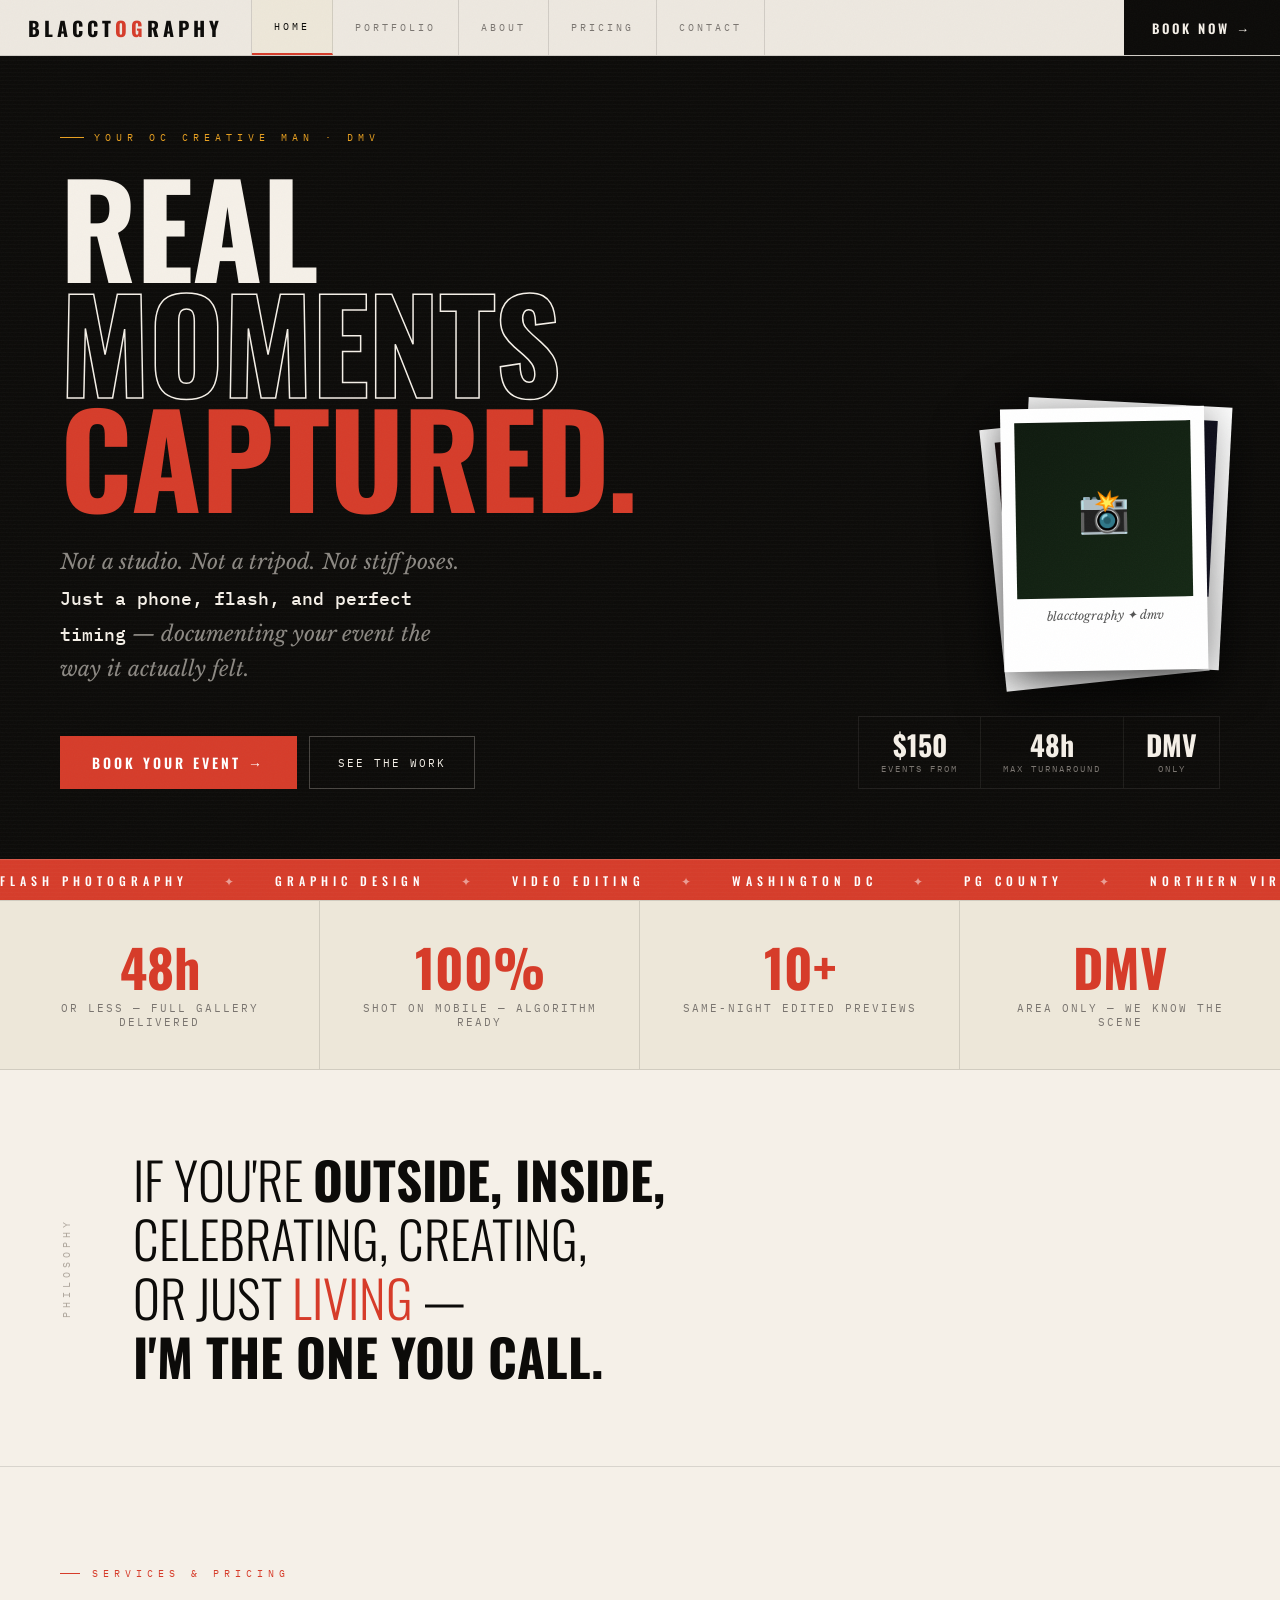
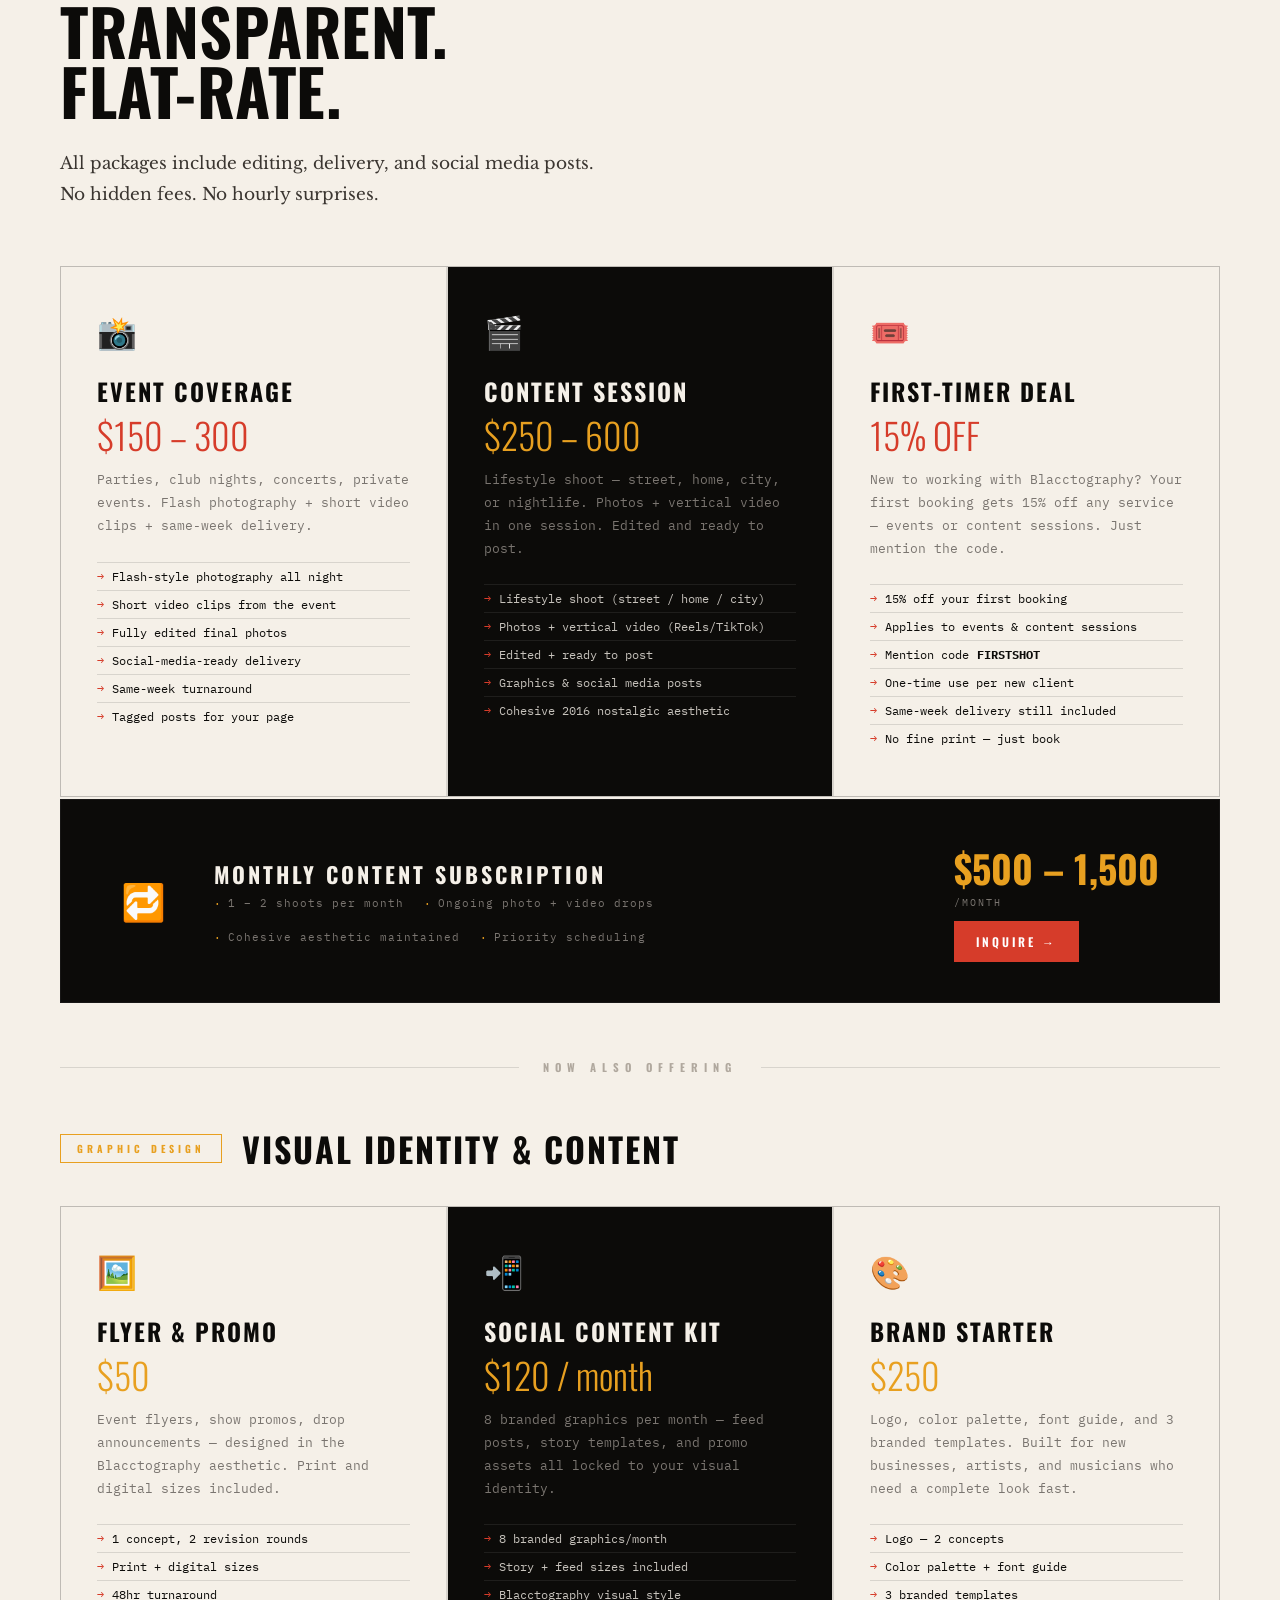
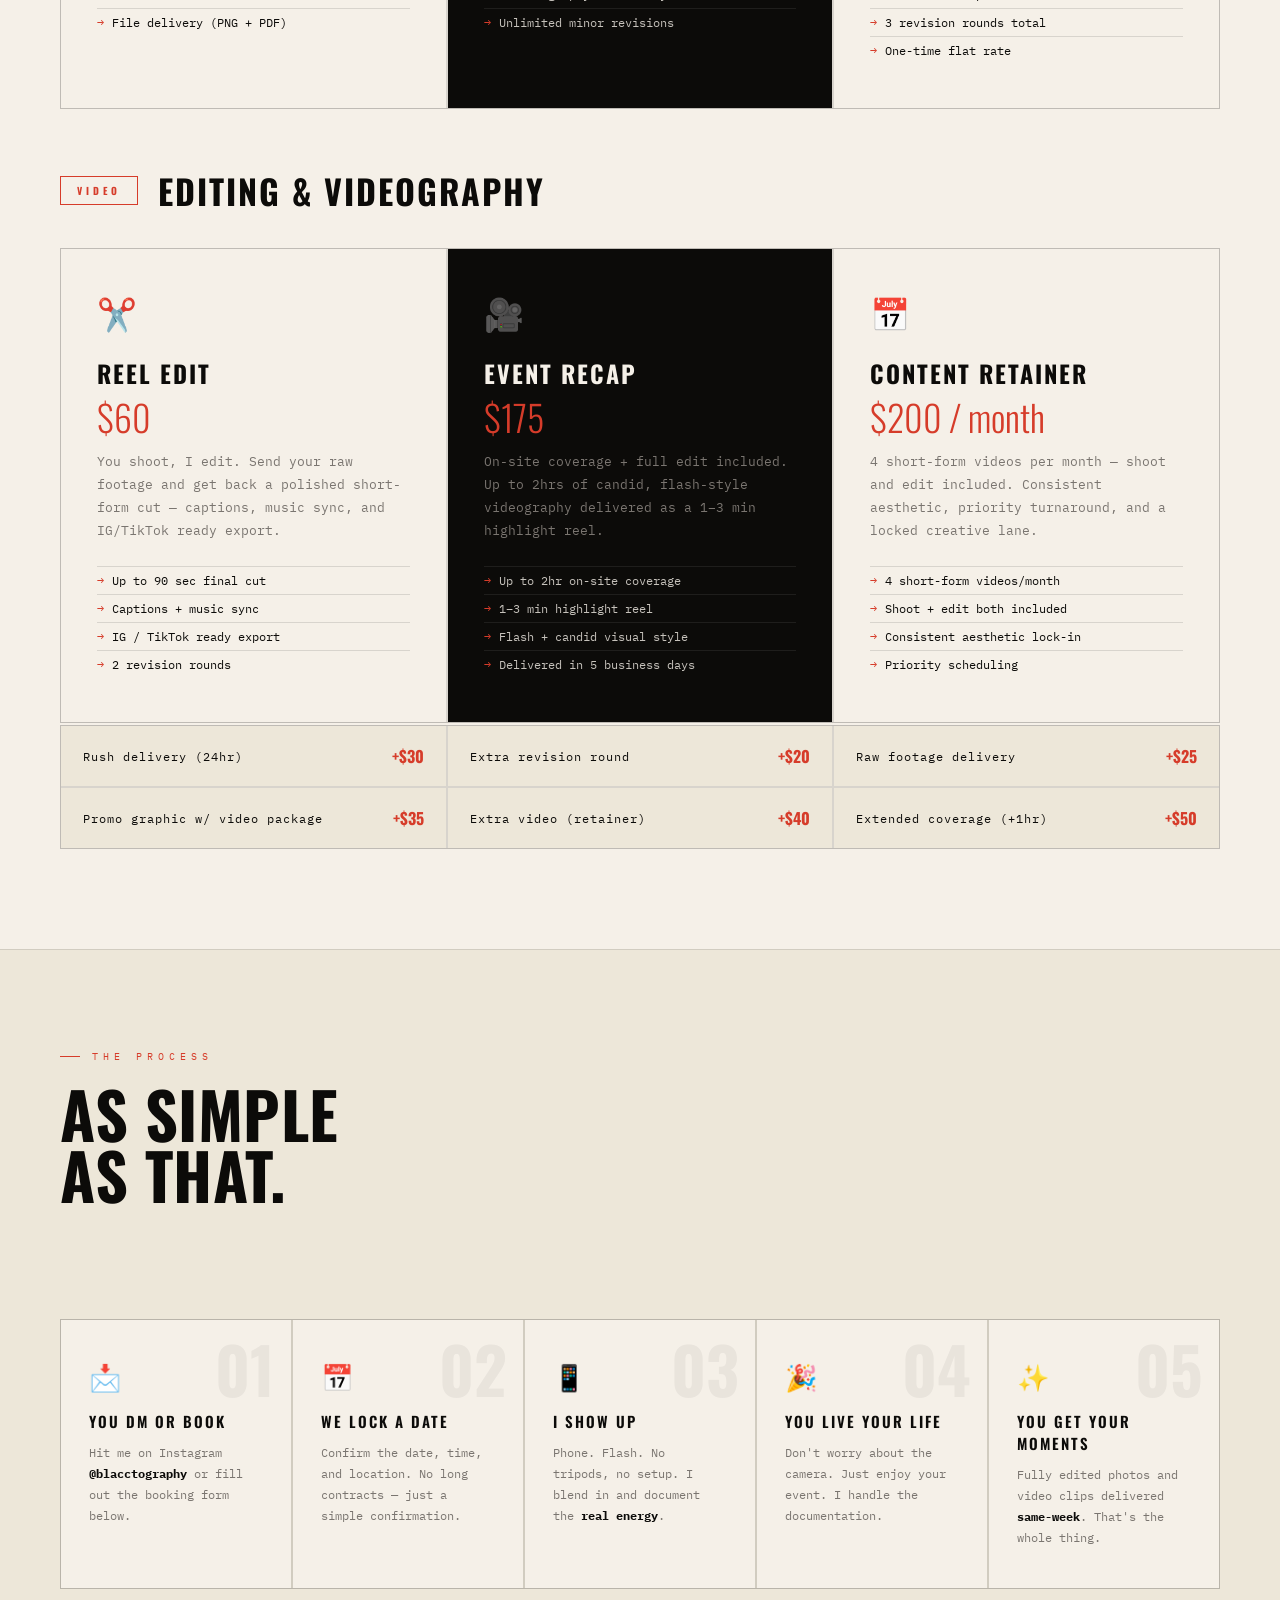
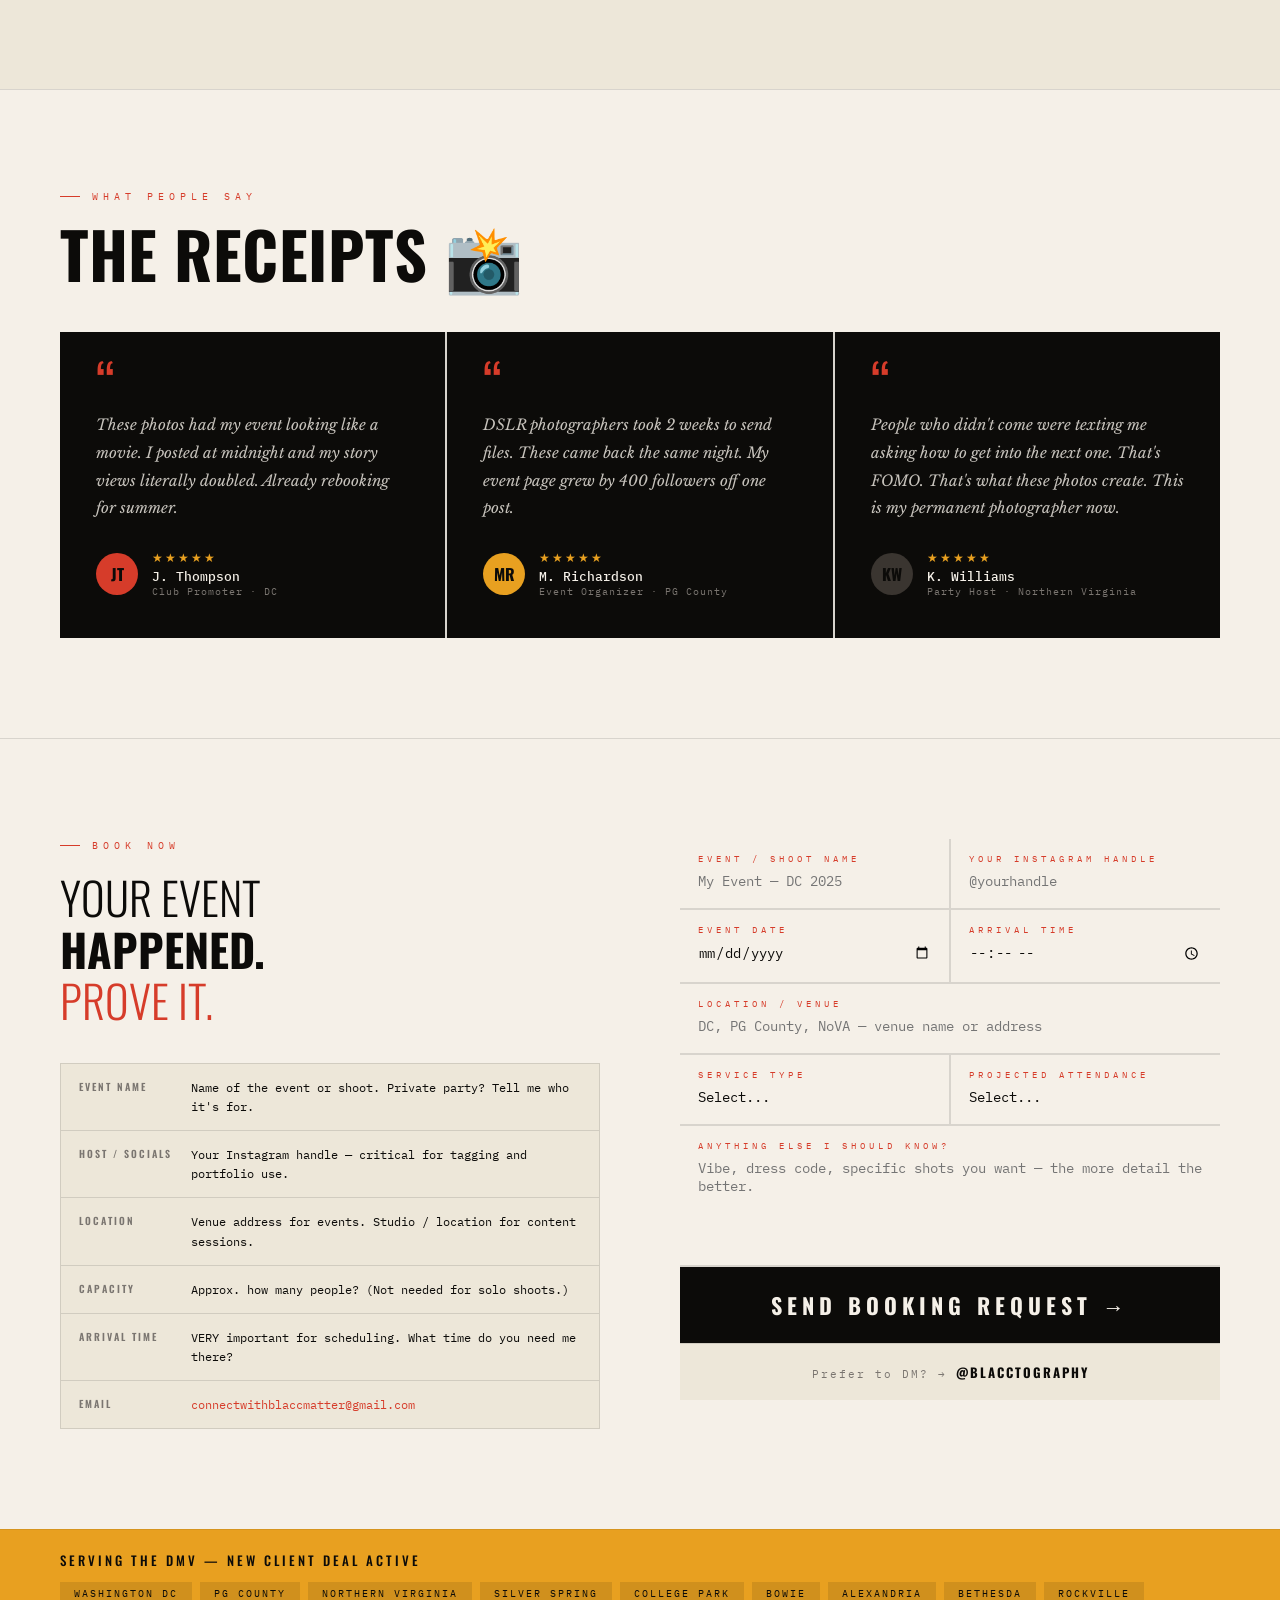
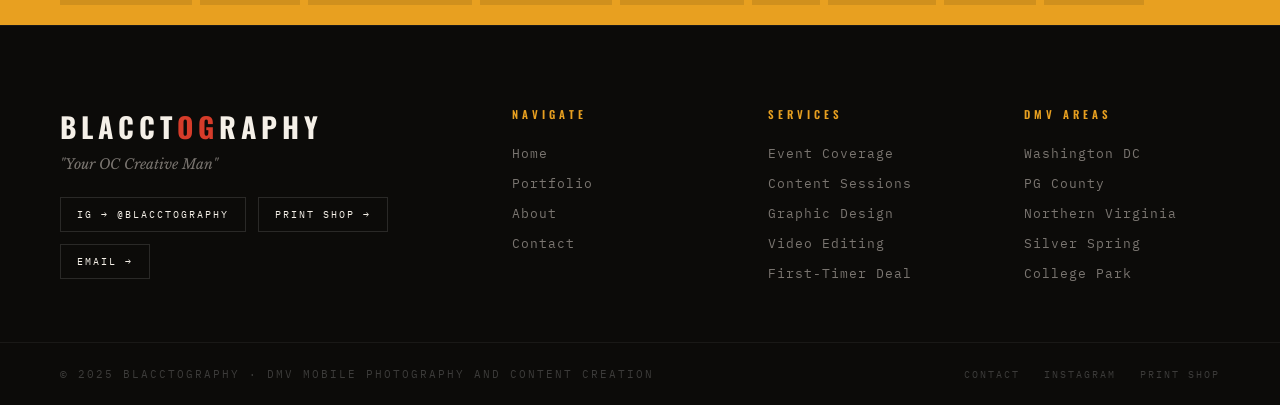
<file: index.html>
<!DOCTYPE html>
<html lang="en">
<head>
  <meta charset="UTF-8"/>
  <meta name="viewport" content="width=device-width, initial-scale=1.0"/>
  <meta name="description" content="Blacctography — Your OC Creative Man. Mobile phone photography for DMV events, concerts, parties, and content creation. Flash photos. Real energy. Same-week delivery."/>
  <meta name="keywords" content="DMV photographer, event photography, mobile photographer, Washington DC, PG County, Northern Virginia, party photographer, concert photographer, flash photography"/>
  <meta property="og:title" content="BLACCTOGRAPHY — Your OC Creative Man"/>
  <meta property="og:description" content="Not a studio. Not a tripod. Not stiff poses. Mobile phone photography for DMV events."/>
  <meta property="og:type" content="website"/>
  <title>BLACCTOGRAPHY — Your OC Creative Man</title>
  <link rel="preconnect" href="https://fonts.googleapis.com"/>
  <link rel="preconnect" href="https://fonts.gstatic.com" crossorigin/>
  <link href="https://fonts.googleapis.com/css2?family=Oswald:wght@200;300;400;500;600;700&family=IBM+Plex+Mono:ital,wght@0,300;0,400;0,500;0,700;1,400&family=Libre+Baskerville:ital,wght@0,400;0,700;1,400&display=swap" rel="stylesheet"/>
  <link rel="stylesheet" href="css/style.css"/>
  <style>
    /* ── INDEX-SPECIFIC ─────────────────────────────────────────── */

    /* HERO */
    .hero {
      min-height: 100svh;
      display: grid;
      grid-template-rows: 1fr auto;
      position: relative;
      overflow: hidden;
      background: var(--ink);
    }
    .hero::before {
      content: '';
      position: absolute; inset: 0; z-index: 2; pointer-events: none;
      background: repeating-linear-gradient(
        0deg, transparent, transparent 3px,
        rgba(255,255,255,.015) 3px, rgba(255,255,255,.015) 4px
      );
    }
    .hero-content {
      position: relative; z-index: 3;
      display: grid;
      grid-template-columns: 1fr 1fr;
      align-items: end;
      padding: 100px var(--pad-x) 70px;
      gap: 40px;
      max-width: var(--max-w);
      margin: 0 auto;
      width: 100%;
    }
    .hero-kicker {
      font-size: 10px; letter-spacing: 5px; text-transform: uppercase;
      color: var(--amber); margin-bottom: 24px;
      display: flex; align-items: center; gap: 10px;
      animation: fadeUp .5s .1s ease both;
    }
    .hero-kicker::before { content: ''; display: inline-block; width: 24px; height: 1px; background: var(--amber); }
    .hero h1 {
      font-family: var(--font-display);
      font-weight: 700;
      font-size: clamp(72px, 10vw, 148px);
      line-height: .9;
      letter-spacing: -1px;
      color: var(--paper);
      text-transform: uppercase;
      margin-bottom: 32px;
      animation: fadeUp .6s .25s ease both;
    }
    .hero h1 .red { color: var(--red); }
    .hero h1 .outline { -webkit-text-stroke: 1.5px var(--paper); color: transparent; }
    .hero-tagline {
      font-family: var(--font-serif); font-style: italic;
      font-size: clamp(16px, 2vw, 21px);
      color: rgba(245,240,232,.55); line-height: 1.7;
      max-width: 400px; margin-bottom: 48px;
      animation: fadeUp .6s .4s ease both;
    }
    .hero-tagline strong { color: var(--paper); font-style: normal; font-family: var(--font-mono); font-size: .85em; font-weight: 500; }
    .hero-ctas { display: flex; gap: 12px; flex-wrap: wrap; animation: fadeUp .6s .55s ease both; }

    /* Polaroid stack */
    .hero-right { display: flex; flex-direction: column; align-items: flex-end; gap: 20px; animation: fadeUp .7s .35s ease both; }
    .polaroid-stack { position: relative; width: 240px; height: 300px; }
    .polaroid { position: absolute; background: white; padding: 14px 14px 48px; box-shadow: 0 8px 48px rgba(0,0,0,.55); width: 204px; cursor: crosshair; transition: transform .3s; }
    .polaroid:nth-child(1) { transform: rotate(-6deg) translate(10px, 24px); z-index: 1; }
    .polaroid:nth-child(2) { transform: rotate(3deg) translate(42px, 4px); z-index: 2; }
    .polaroid:nth-child(3) { transform: rotate(-1deg) translate(22px, 12px); z-index: 3; }
    .polaroid:nth-child(3):hover { transform: rotate(0deg) translate(22px, -4px) scale(1.04); z-index: 10; }
    .polaroid-ph { width: 100%; aspect-ratio: 1; display: flex; align-items: center; justify-content: center; font-size: 42px; }
    .polaroid-ph.d { background: linear-gradient(135deg,#1a0f0f,#2d1515); }
    .polaroid-ph.m { background: linear-gradient(135deg,#0f0f1a,#151528); }
    .polaroid-ph.w { background: linear-gradient(135deg,#0f1a0f,#152815); }
    .polaroid-cap { margin-top: 10px; font-family: var(--font-serif); font-size: 12px; font-style: italic; color: #555; text-align: center; }
    .hero-stats { display: flex; border: 1px solid rgba(245,240,232,.08); }
    .hero-stat { padding: 14px 22px; border-right: 1px solid rgba(245,240,232,.08); text-align: center; }
    .hero-stat:last-child { border-right: none; }
    .stat-num { font-family: var(--font-display); font-weight: 700; font-size: 28px; color: var(--paper); display: block; line-height: 1; }
    .stat-lbl { font-size: 9px; letter-spacing: 2px; text-transform: uppercase; color: var(--mid); margin-top: 4px; display: block; }

    /* PROOF BAR */
    .proof-bar {
      background: var(--cream);
      border-top: 1px solid var(--border); border-bottom: 1px solid var(--border);
      display: grid; grid-template-columns: repeat(4,1fr);
    }
    .proof-item { padding: 40px 32px; border-right: 1px solid var(--border); text-align: center; }
    .proof-item:last-child { border-right: none; }
    .proof-num { font-family: var(--font-display); font-weight: 700; font-size: 52px; color: var(--red); line-height: 1; display: block; }
    .proof-lbl { font-size: 11px; letter-spacing: 2px; text-transform: uppercase; color: var(--mid); margin-top: 8px; display: block; }

    /* STATEMENT */
    .statement {
      background: var(--paper); border-bottom: 1px solid var(--border);
      padding: 80px var(--pad-x);
    }
    .statement-inner { max-width: var(--max-w); margin: 0 auto; display: grid; grid-template-columns: auto 1fr; gap: 60px; align-items: center; }
    .statement-label { font-size: 10px; letter-spacing: 4px; text-transform: uppercase; color: var(--muted); writing-mode: vertical-rl; transform: rotate(180deg); }
    .statement-quote { font-family: var(--font-display); font-weight: 300; font-size: clamp(28px, 4vw, 54px); line-height: 1.15; text-transform: uppercase; color: var(--ink); }
    .statement-quote strong { font-weight: 700; }
    .statement-quote em { font-style: normal; color: var(--red); }

    /* SERVICES */
    .services-grid { display: grid; grid-template-columns: repeat(3,1fr); gap: var(--gap); background: var(--border); border: 1px solid var(--border); }
    .svc-card { background: var(--paper); padding: 44px 36px; position: relative; overflow: hidden; transition: background .25s; }
    .svc-card:hover { background: var(--cream); }
    .svc-card::before { content:''; position:absolute; top:0; left:0; right:0; height:3px; background:var(--accent,var(--red)); transform:scaleX(0); transform-origin:left; transition:transform .3s; }
    .svc-card:hover::before { transform:scaleX(1); }
    .svc-icon { font-size: 32px; margin-bottom: 20px; display: block; }
    .svc-title { font-family: var(--font-display); font-weight: 700; font-size: 24px; letter-spacing: 2px; text-transform: uppercase; margin-bottom: 8px; }
    .svc-price { font-family: var(--font-display); font-weight: 300; font-size: 36px; color: var(--red); line-height: 1; margin-bottom: 16px; }
    .svc-desc { font-size: 13px; line-height: 1.75; color: var(--mid); margin-bottom: 24px; }
    .svc-list { list-style: none; }
    .svc-list li { font-size: 12px; padding: 6px 0; border-top: 1px solid var(--border); color: var(--ink); display: flex; gap: 8px; }
    .svc-list li::before { content: '→'; color: var(--red); flex-shrink: 0; font-family: var(--font-mono); }

    /* SUBSCRIPTION BANNER */
    .sub-banner {
      background: var(--ink); border: 1px solid rgba(255,255,255,.05);
      display: grid; grid-template-columns: auto 1fr auto; align-items: center;
      gap: 48px; padding: 40px var(--pad-x); margin-top: var(--gap);
    }
    .sub-icon-lg { font-size: 36px; }
    .sub-title { font-family: var(--font-display); font-weight: 700; font-size: 22px; letter-spacing: 3px; text-transform: uppercase; color: var(--paper); margin-bottom: 6px; }
    .sub-perks { display: flex; gap: 20px; flex-wrap: wrap; }
    .sub-perk { font-size: 11px; color: var(--mid); letter-spacing: 1px; display: flex; align-items: center; gap: 6px; }
    .sub-perk::before { content: '·'; color: var(--amber); }
    .sub-rate { font-family: var(--font-display); font-weight: 700; font-size: 38px; color: var(--amber); white-space: nowrap; }
    .sub-rate small { display: block; font-family: var(--font-mono); font-size: 10px; font-weight: 400; color: var(--mid); letter-spacing: 2px; text-transform: uppercase; }

    /* PROCESS STEPS */
    .steps-grid { display: grid; grid-template-columns: repeat(5,1fr); background: var(--border); border: 1px solid var(--border); gap: var(--gap); }
    .step { background: var(--paper); padding: 40px 28px; position: relative; }
    .step-num { font-family: var(--font-display); font-weight: 700; font-size: 64px; line-height: 1; color: rgba(12,11,9,.05); position: absolute; top: 16px; right: 16px; }
    .step-icon { font-size: 26px; margin-bottom: 16px; display: block; }
    .step-title { font-family: var(--font-display); font-weight: 600; font-size: 15px; letter-spacing: 2px; text-transform: uppercase; margin-bottom: 10px; }
    .step-body { font-size: 12px; color: var(--mid); line-height: 1.75; }
    .step-body strong { color: var(--ink); }

    /* TESTIMONIALS */
    .testi-grid { display: grid; grid-template-columns: repeat(3,1fr); gap: var(--gap); background: var(--border); }
    .testi-card { background: var(--ink); padding: 40px 36px; }
    .testi-quote { font-family: var(--font-serif); font-size: 15px; line-height: 1.85; color: rgba(245,240,232,.8); font-style: italic; margin-bottom: 28px; }
    .testi-quote::before { content:'\201C'; font-family:var(--font-display); font-size:52px; color:var(--red); line-height:.4; display:block; margin-bottom:18px; font-style:normal; }
    .testi-meta { display: flex; align-items: center; gap: 14px; }
    .testi-avatar { width: 42px; height: 42px; border-radius: 50%; display: flex; align-items: center; justify-content: center; font-family: var(--font-display); font-size: 16px; font-weight: 700; flex-shrink: 0; }
    .testi-stars { color: var(--amber); font-size: 12px; letter-spacing: 2px; margin-bottom: 3px; }
    .testi-name { font-size: 13px; font-weight: 500; color: var(--paper); }
    .testi-role { font-size: 10px; color: var(--mid); font-family: var(--font-mono); letter-spacing: 1px; }

    /* BOOKING SECTION */
    .booking-section { background: var(--paper); border-top: 1px solid var(--border); }
    .booking-grid { display: grid; grid-template-columns: 1fr 1fr; gap: 80px; align-items: start; }
    .booking-manifesto { font-family: var(--font-display); font-weight: 300; font-size: clamp(26px,3.5vw,48px); line-height: 1.15; text-transform: uppercase; margin-bottom: 36px; }
    .booking-manifesto strong { font-weight: 700; }
    .booking-manifesto em { font-style: normal; color: var(--red); }
    .booking-info { border: 1px solid var(--border); background: var(--cream); }
    .binfo-row { display: flex; gap: 12px; padding: 14px 18px; border-bottom: 1px solid var(--border); font-size: 12px; align-items: flex-start; }
    .binfo-row:last-child { border-bottom: none; }
    .binfo-lbl { font-family: var(--font-display); font-weight: 600; font-size: 10px; letter-spacing: 2px; text-transform: uppercase; color: var(--mid); width: 100px; flex-shrink: 0; padding-top: 1px; }
    .binfo-val { color: var(--ink); line-height: 1.6; }

    /* Form */
    .bform { display: flex; flex-direction: column; gap: var(--gap); background: var(--border); }
    .bfield { background: var(--paper); }
    .bfield.half-grid { background: transparent; display: grid; grid-template-columns: 1fr 1fr; gap: var(--gap); }
    .bfield label { display: block; font-size: 9px; letter-spacing: 4px; text-transform: uppercase; color: var(--red); padding: 14px 18px 4px; }
    .bfield input, .bfield select, .bfield textarea { display: block; width: 100%; background: transparent; border: none; border-bottom: 2px solid transparent; padding: 4px 18px 16px; font-family: var(--font-mono); font-size: 14px; color: var(--ink); outline: none; cursor: crosshair; transition: border-color .2s; -webkit-appearance: none; appearance: none; }
    .bfield input:focus, .bfield select:focus, .bfield textarea:focus { border-bottom-color: var(--red); }
    .bfield select option { background: var(--paper); }
    .bfield textarea { resize: none; height: 110px; }
    .half-inner { background: var(--paper); }
    .bform-submit { background: var(--ink); color: var(--paper); border: none; padding: 22px; font-family: var(--font-display); font-weight: 700; font-size: 22px; letter-spacing: 5px; text-transform: uppercase; cursor: crosshair; transition: background .2s, letter-spacing .3s; }
    .bform-submit:hover { background: var(--red); letter-spacing: 8px; }
    .form-ig-note { text-align: center; padding: 18px; background: var(--cream); font-size: 11px; letter-spacing: 2px; color: var(--mid); border-top: 1px solid var(--border); }
    .form-ig-note a { color: var(--ink); font-family: var(--font-display); font-weight: 700; font-size: 13px; text-decoration: none; letter-spacing: 2px; text-transform: uppercase; }
    .form-ig-note a:hover { color: var(--red); }

    /* DMV strip */
    .dmv-strip { background: var(--amber); padding: 20px var(--pad-x); display: flex; align-items: center; justify-content: space-between; flex-wrap: wrap; gap: 12px; border-top: 1px solid rgba(0,0,0,.08); }
    .dmv-strip p { font-family: var(--font-display); font-size: 13px; font-weight: 500; letter-spacing: 3px; text-transform: uppercase; color: var(--ink); }
    .dmv-tags { display: flex; flex-wrap: wrap; gap: 8px; }
    .dmv-tag { background: rgba(0,0,0,.1); color: var(--ink); font-size: 10px; letter-spacing: 2px; text-transform: uppercase; padding: 5px 14px; font-family: var(--font-mono); transition: background .15s; }
    .dmv-tag:hover { background: rgba(0,0,0,.2); }

    /* NEW SERVICES DIVIDER */
    .services-divider {
      display: flex; align-items: center; gap: 24px;
      padding: 56px 0 48px;
    }
    .services-divider::before, .services-divider::after {
      content: ''; flex: 1; height: 1px; background: var(--border);
    }
    .services-divider-label {
      font-family: var(--font-display); font-weight: 700;
      font-size: 11px; letter-spacing: 6px; text-transform: uppercase;
      color: var(--muted); white-space: nowrap;
    }

    /* DESIGN / VIDEO SECTION HEADERS */
    .discipline-header {
      display: grid; grid-template-columns: auto 1fr auto;
      align-items: center; gap: 20px;
      margin-bottom: 32px;
    }
    .discipline-header::after { content: ''; height: 1px; background: var(--border); }
    .discipline-pill {
      font-family: var(--font-display); font-weight: 700;
      font-size: 10px; letter-spacing: 4px; text-transform: uppercase;
      padding: 6px 16px;
      border: 1px solid currentColor;
    }
    .discipline-pill.design { color: var(--amber); border-color: var(--amber); }
    .discipline-pill.video  { color: var(--red);   border-color: var(--red); }
    .discipline-title {
      font-family: var(--font-display); font-weight: 700;
      font-size: clamp(22px, 3vw, 34px); letter-spacing: 2px;
      text-transform: uppercase;
    }

    /* ADDONS ROW */
    .addons-row {
      display: grid; grid-template-columns: repeat(3, 1fr);
      background: var(--border); border: 1px solid var(--border);
      gap: var(--gap); margin-top: var(--gap);
    }
    .addon-item {
      background: var(--cream);
      padding: 18px 22px;
      display: flex; justify-content: space-between; align-items: center; gap: 12px;
    }
    .addon-name { font-size: 12px; letter-spacing: 1px; color: var(--ink); }
    .addon-price {
      font-family: var(--font-display); font-weight: 700;
      font-size: 16px; color: var(--red); white-space: nowrap;
    }

    /* RESPONSIVE: index */
    @media (max-width: 1024px) {
      .proof-bar { grid-template-columns: repeat(2,1fr); }
      .services-grid { grid-template-columns: 1fr 1fr; }
      .steps-grid { grid-template-columns: repeat(3,1fr); }
      .sub-banner { grid-template-columns: auto 1fr; }
      .sub-rate { grid-column: 1/-1; }
      .addons-row { grid-template-columns: 1fr 1fr; }
    }
    @media (max-width: 768px) {
      .hero-content { grid-template-columns: 1fr; padding: 80px var(--pad-x) 60px; }
      .hero-right { display: none; }
      .proof-bar { grid-template-columns: 1fr 1fr; }
      .statement-inner { grid-template-columns: 1fr; }
      .statement-label { writing-mode: horizontal-tb; transform: none; }
      .services-grid { grid-template-columns: 1fr; }
      .steps-grid { grid-template-columns: 1fr 1fr; }
      .testi-grid { grid-template-columns: 1fr; }
      .booking-grid { grid-template-columns: 1fr; gap: 48px; }
      .sub-banner { grid-template-columns: 1fr; text-align: center; }
      .sub-perks { justify-content: center; }
      .dmv-strip { flex-direction: column; align-items: flex-start; }
      .discipline-header { grid-template-columns: auto 1fr; }
      .discipline-header::after { display: none; }
      .addons-row { grid-template-columns: 1fr; }
    }
    @media (max-width: 480px) {
      .steps-grid { grid-template-columns: 1fr; }
      .bfield.half-grid { grid-template-columns: 1fr; }
    }
  </style>
</head>
<body>

<div id="flash-overlay"></div>
<div class="toast" id="toast"></div>

<!-- ── NAVIGATION ───────────────────────────────────────────────── -->
<nav>
  <a class="nav-brand" href="index.html">BLACCT<em>OG</em>RAPHY</a>
  <ul class="nav-links">
    <li><a href="index.html">Home</a></li>
    <li><a href="portfolio.html">Portfolio</a></li>
    <li><a href="about.html">About</a></li>
    <li><a href="index.html#pricing">Pricing</a></li>
    <li><a href="contact.html">Contact</a></li>
  </ul>
  <a href="index.html#book" class="nav-book">Book Now →</a>
  <button class="nav-toggle" aria-label="Menu">
    <span></span><span></span><span></span>
  </button>
</nav>

<!-- ── HERO ─────────────────────────────────────────────────────── -->
<section class="hero">
  <div class="hero-content">
    <div class="hero-left">
      <p class="hero-kicker">Your OC Creative Man · DMV</p>
      <h1>
        REAL<br/>
        <span class="outline">MOMENTS</span><br/>
        <span class="red">CAPTURED.</span>
      </h1>
      <p class="hero-tagline">
        Not a studio. Not a tripod. Not stiff poses.<br/>
        <strong>Just a phone, flash, and perfect timing</strong> — documenting your event the way it actually felt.
      </p>
      <div class="hero-ctas">
        <a href="#book" class="btn-primary">Book Your Event →</a>
        <a href="portfolio.html" class="btn-ghost-light">See the Work</a>
      </div>
    </div>
    <div class="hero-right">
      <div class="polaroid-stack">
        <div class="polaroid">
          <div class="polaroid-ph d">🎉</div>
          <div class="polaroid-cap">the vibe ✦ dc 2025</div>
        </div>
        <div class="polaroid">
          <div class="polaroid-ph m">🔥</div>
          <div class="polaroid-cap">packed house ✦ pg county</div>
        </div>
        <div class="polaroid">
          <div class="polaroid-ph w">📸</div>
          <div class="polaroid-cap">blacctography ✦ dmv</div>
        </div>
      </div>
      <div class="hero-stats">
        <div class="hero-stat">
          <span class="stat-num">$150</span>
          <span class="stat-lbl">Events from</span>
        </div>
        <div class="hero-stat">
          <span class="stat-num">48h</span>
          <span class="stat-lbl">Max turnaround</span>
        </div>
        <div class="hero-stat">
          <span class="stat-num">DMV</span>
          <span class="stat-lbl">Only</span>
        </div>
      </div>
    </div>
  </div>

  <!-- Ticker -->
  <div class="ticker-strip">
    <span class="ticker-track">
      Flash Photography <span class="dot">✦</span> Graphic Design <span class="dot">✦</span> Video Editing <span class="dot">✦</span> Washington DC <span class="dot">✦</span> PG County <span class="dot">✦</span> Northern Virginia <span class="dot">✦</span> Same-Week Delivery <span class="dot">✦</span> 2016 Nostalgic Vibes <span class="dot">✦</span> Built for the Gram <span class="dot">✦</span> No Stiff Poses <span class="dot">✦</span> Real Energy Only <span class="dot">✦</span>&nbsp;Flash Photography <span class="dot">✦</span> Graphic Design <span class="dot">✦</span> Video Editing <span class="dot">✦</span> Washington DC <span class="dot">✦</span> PG County <span class="dot">✦</span> Northern Virginia <span class="dot">✦</span> Same-Week Delivery <span class="dot">✦</span> 2016 Nostalgic Vibes <span class="dot">✦</span> Built for the Gram <span class="dot">✦</span> No Stiff Poses <span class="dot">✦</span> Real Energy Only <span class="dot">✦</span>&nbsp;
    </span>
  </div>
</section>

<!-- ── PROOF BAR ─────────────────────────────────────────────────── -->
<div class="proof-bar sr">
  <div class="proof-item">
    <span class="proof-num">48h</span>
    <span class="proof-lbl">Or Less — Full Gallery Delivered</span>
  </div>
  <div class="proof-item">
    <span class="proof-num">100%</span>
    <span class="proof-lbl">Shot on Mobile — Algorithm Ready</span>
  </div>
  <div class="proof-item">
    <span class="proof-num">10+</span>
    <span class="proof-lbl">Same-Night Edited Previews</span>
  </div>
  <div class="proof-item">
    <span class="proof-num">DMV</span>
    <span class="proof-lbl">Area Only — We Know the Scene</span>
  </div>
</div>

<!-- ── STATEMENT ─────────────────────────────────────────────────── -->
<div class="statement">
  <div class="statement-inner sr">
    <div class="statement-label">Philosophy</div>
    <p class="statement-quote">
      If you're <strong>outside, inside,</strong><br/>
      celebrating, creating,<br/>
      or just <em>living</em> —<br/>
      <strong>I'm the one you call.</strong>
    </p>
  </div>
</div>

<!-- ── SERVICES / PRICING ─────────────────────────────────────────── -->
<section class="section-pad" id="pricing">
  <div class="max-w">
    <span class="section-kicker">Services &amp; Pricing</span>
    <h2 class="section-title sr">TRANSPARENT.<br/>FLAT-RATE.</h2>
    <p class="section-body sr sr-delay-1" style="margin-bottom:56px;">All packages include editing, delivery, and social media posts. No hidden fees. No hourly surprises.</p>

    <div class="services-grid sr sr-delay-2">
      <div class="svc-card" style="--accent:var(--red)">
        <span class="svc-icon">📸</span>
        <div class="svc-title">Event Coverage</div>
        <div class="svc-price">$150 – 300</div>
        <p class="svc-desc">Parties, club nights, concerts, private events. Flash photography + short video clips + same-week delivery.</p>
        <ul class="svc-list">
          <li>Flash-style photography all night</li>
          <li>Short video clips from the event</li>
          <li>Fully edited final photos</li>
          <li>Social-media-ready delivery</li>
          <li>Same-week turnaround</li>
          <li>Tagged posts for your page</li>
        </ul>
      </div>
      <div class="svc-card" style="--accent:var(--amber); background:var(--ink);">
        <span class="svc-icon">🎬</span>
        <div class="svc-title" style="color:var(--paper)">Content Session</div>
        <div class="svc-price" style="color:var(--amber)">$250 – 600</div>
        <p class="svc-desc" style="color:var(--mid)">Lifestyle shoot — street, home, city, or nightlife. Photos + vertical video in one session. Edited and ready to post.</p>
        <ul class="svc-list" style="--border:rgba(255,255,255,.08)">
          <li style="border-color:rgba(255,255,255,.08);color:rgba(245,240,232,.8)">Lifestyle shoot (street / home / city)</li>
          <li style="border-color:rgba(255,255,255,.08);color:rgba(245,240,232,.8)">Photos + vertical video (Reels/TikTok)</li>
          <li style="border-color:rgba(255,255,255,.08);color:rgba(245,240,232,.8)">Edited + ready to post</li>
          <li style="border-color:rgba(255,255,255,.08);color:rgba(245,240,232,.8)">Graphics &amp; social media posts</li>
          <li style="border-color:rgba(255,255,255,.08);color:rgba(245,240,232,.8)">Cohesive 2016 nostalgic aesthetic</li>
        </ul>
      </div>
      <div class="svc-card" style="--accent:var(--amber)">
        <span class="svc-icon">🎟️</span>
        <div class="svc-title">First-Timer Deal</div>
        <div class="svc-price">15% OFF</div>
        <p class="svc-desc">New to working with Blacctography? Your first booking gets 15% off any service — events or content sessions. Just mention the code.</p>
        <ul class="svc-list">
          <li>15% off your first booking</li>
          <li>Applies to events &amp; content sessions</li>
          <li>Mention code <strong>FIRSTSHOT</strong></li>
          <li>One-time use per new client</li>
          <li>Same-week delivery still included</li>
          <li>No fine print — just book</li>
        </ul>
      </div>
    </div>

    <!-- Subscription -->
    <div class="sub-banner sr">
      <div class="sub-icon-lg">🔁</div>
      <div>
        <div class="sub-title">Monthly Content Subscription</div>
        <div class="sub-perks">
          <span class="sub-perk">1 – 2 shoots per month</span>
          <span class="sub-perk">Ongoing photo + video drops</span>
          <span class="sub-perk">Cohesive aesthetic maintained</span>
          <span class="sub-perk">Priority scheduling</span>
        </div>
      </div>
      <div>
        <div class="sub-rate">$500 – 1,500<small>/month</small></div>
        <a href="#book" class="btn-primary" style="margin-top:12px;font-size:12px;padding:12px 22px;">Inquire →</a>
      </div>
    </div>

    <!-- ── GRAPHIC DESIGN ─────────────────────────────────────────── -->
    <div class="services-divider sr">
      <span class="services-divider-label">Now Also Offering</span>
    </div>

    <div class="discipline-header sr">
      <span class="discipline-pill design">Graphic Design</span>
      <h3 class="discipline-title">Visual Identity &amp; Content</h3>
    </div>

    <div class="services-grid sr sr-delay-1">
      <div class="svc-card" style="--accent:var(--amber)">
        <span class="svc-icon">🖼️</span>
        <div class="svc-title">Flyer &amp; Promo</div>
        <div class="svc-price" style="color:var(--amber)">$50</div>
        <p class="svc-desc">Event flyers, show promos, drop announcements — designed in the Blacctography aesthetic. Print and digital sizes included.</p>
        <ul class="svc-list">
          <li>1 concept, 2 revision rounds</li>
          <li>Print + digital sizes</li>
          <li>48hr turnaround</li>
          <li>File delivery (PNG + PDF)</li>
        </ul>
      </div>

      <div class="svc-card" style="--accent:var(--amber); background:var(--ink);">
        <span class="svc-icon">📲</span>
        <div class="svc-title" style="color:var(--paper)">Social Content Kit</div>
        <div class="svc-price" style="color:var(--amber)">$120 / month</div>
        <p class="svc-desc" style="color:var(--mid)">8 branded graphics per month — feed posts, story templates, and promo assets all locked to your visual identity.</p>
        <ul class="svc-list" style="--border:rgba(255,255,255,.08)">
          <li style="border-color:rgba(255,255,255,.08);color:rgba(245,240,232,.8)">8 branded graphics/month</li>
          <li style="border-color:rgba(255,255,255,.08);color:rgba(245,240,232,.8)">Story + feed sizes included</li>
          <li style="border-color:rgba(255,255,255,.08);color:rgba(245,240,232,.8)">Blacctography visual style</li>
          <li style="border-color:rgba(255,255,255,.08);color:rgba(245,240,232,.8)">Unlimited minor revisions</li>
        </ul>
      </div>

      <div class="svc-card" style="--accent:var(--amber)">
        <span class="svc-icon">🎨</span>
        <div class="svc-title">Brand Starter</div>
        <div class="svc-price" style="color:var(--amber)">$250</div>
        <p class="svc-desc">Logo, color palette, font guide, and 3 branded templates. Built for new businesses, artists, and musicians who need a complete look fast.</p>
        <ul class="svc-list">
          <li>Logo — 2 concepts</li>
          <li>Color palette + font guide</li>
          <li>3 branded templates</li>
          <li>3 revision rounds total</li>
          <li>One-time flat rate</li>
        </ul>
      </div>
    </div>

    <!-- ── VIDEO EDITING & VIDEOGRAPHY ───────────────────────────── -->
    <div class="discipline-header sr" style="margin-top:56px;">
      <span class="discipline-pill video">Video</span>
      <h3 class="discipline-title">Editing &amp; Videography</h3>
    </div>

    <div class="services-grid sr sr-delay-1">
      <div class="svc-card" style="--accent:var(--red)">
        <span class="svc-icon">✂️</span>
        <div class="svc-title">Reel Edit</div>
        <div class="svc-price">$60</div>
        <p class="svc-desc">You shoot, I edit. Send your raw footage and get back a polished short-form cut — captions, music sync, and IG/TikTok ready export.</p>
        <ul class="svc-list">
          <li>Up to 90 sec final cut</li>
          <li>Captions + music sync</li>
          <li>IG / TikTok ready export</li>
          <li>2 revision rounds</li>
        </ul>
      </div>

      <div class="svc-card" style="--accent:var(--red); background:var(--ink);">
        <span class="svc-icon">🎥</span>
        <div class="svc-title" style="color:var(--paper)">Event Recap</div>
        <div class="svc-price">$175</div>
        <p class="svc-desc" style="color:var(--mid)">On-site coverage + full edit included. Up to 2hrs of candid, flash-style videography delivered as a 1–3 min highlight reel.</p>
        <ul class="svc-list" style="--border:rgba(255,255,255,.08)">
          <li style="border-color:rgba(255,255,255,.08);color:rgba(245,240,232,.8)">Up to 2hr on-site coverage</li>
          <li style="border-color:rgba(255,255,255,.08);color:rgba(245,240,232,.8)">1–3 min highlight reel</li>
          <li style="border-color:rgba(255,255,255,.08);color:rgba(245,240,232,.8)">Flash + candid visual style</li>
          <li style="border-color:rgba(255,255,255,.08);color:rgba(245,240,232,.8)">Delivered in 5 business days</li>
        </ul>
      </div>

      <div class="svc-card" style="--accent:var(--red)">
        <span class="svc-icon">📅</span>
        <div class="svc-title">Content Retainer</div>
        <div class="svc-price">$200 / month</div>
        <p class="svc-desc">4 short-form videos per month — shoot and edit included. Consistent aesthetic, priority turnaround, and a locked creative lane.</p>
        <ul class="svc-list">
          <li>4 short-form videos/month</li>
          <li>Shoot + edit both included</li>
          <li>Consistent aesthetic lock-in</li>
          <li>Priority scheduling</li>
        </ul>
      </div>
    </div>

    <!-- Add-ons -->
    <div class="addons-row sr sr-delay-2">
      <div class="addon-item">
        <span class="addon-name">Rush delivery (24hr)</span>
        <span class="addon-price">+$30</span>
      </div>
      <div class="addon-item">
        <span class="addon-name">Extra revision round</span>
        <span class="addon-price">+$20</span>
      </div>
      <div class="addon-item">
        <span class="addon-name">Raw footage delivery</span>
        <span class="addon-price">+$25</span>
      </div>
      <div class="addon-item">
        <span class="addon-name">Promo graphic w/ video package</span>
        <span class="addon-price">+$35</span>
      </div>
      <div class="addon-item">
        <span class="addon-name">Extra video (retainer)</span>
        <span class="addon-price">+$40</span>
      </div>
      <div class="addon-item">
        <span class="addon-name">Extended coverage (+1hr)</span>
        <span class="addon-price">+$50</span>
      </div>
    </div>

  </div>
</section>

<!-- ── PROCESS ───────────────────────────────────────────────────── -->
<section class="section-pad" style="background:var(--cream); border-top:1px solid var(--border);">
  <div class="max-w">
    <span class="section-kicker">The Process</span>
    <h2 class="section-title sr">AS SIMPLE<br/>AS THAT.</h2>
    <p class="section-body sr sr-delay-1" style="margin-bottom:56px;">Five steps. Zero confusion. Just fire photos in your hands fast.</p>
    <div class="steps-grid sr sr-delay-2">
      <div class="step">
        <div class="step-num">01</div>
        <span class="step-icon">📩</span>
        <div class="step-title">You DM or Book</div>
        <p class="step-body">Hit me on Instagram <strong>@blacctography</strong> or fill out the booking form below.</p>
      </div>
      <div class="step">
        <div class="step-num">02</div>
        <span class="step-icon">📅</span>
        <div class="step-title">We Lock a Date</div>
        <p class="step-body">Confirm the date, time, and location. No long contracts — just a simple confirmation.</p>
      </div>
      <div class="step">
        <div class="step-num">03</div>
        <span class="step-icon">📱</span>
        <div class="step-title">I Show Up</div>
        <p class="step-body">Phone. Flash. No tripods, no setup. I blend in and document the <strong>real energy</strong>.</p>
      </div>
      <div class="step">
        <div class="step-num">04</div>
        <span class="step-icon">🎉</span>
        <div class="step-title">You Live Your Life</div>
        <p class="step-body">Don't worry about the camera. Just enjoy your event. I handle the documentation.</p>
      </div>
      <div class="step">
        <div class="step-num">05</div>
        <span class="step-icon">✨</span>
        <div class="step-title">You Get Your Moments</div>
        <p class="step-body">Fully edited photos and video clips delivered <strong>same-week</strong>. That's the whole thing.</p>
      </div>
    </div>
  </div>
</section>

<!-- ── TESTIMONIALS ──────────────────────────────────────────────── -->
<section class="section-pad" style="background:var(--paper); border-top:1px solid var(--border);">
  <div class="max-w">
    <span class="section-kicker">What People Say</span>
    <h2 class="section-title sr">THE RECEIPTS 📸</h2>
    <div class="testi-grid sr sr-delay-1" style="margin-top:48px;">
      <div class="testi-card">
        <p class="testi-quote">These photos had my event looking like a movie. I posted at midnight and my story views literally doubled. Already rebooking for summer.</p>
        <div class="testi-meta">
          <div class="testi-avatar" style="background:var(--red)">JT</div>
          <div>
            <div class="testi-stars">★★★★★</div>
            <div class="testi-name">J. Thompson</div>
            <div class="testi-role">Club Promoter · DC</div>
          </div>
        </div>
      </div>
      <div class="testi-card">
        <p class="testi-quote">DSLR photographers took 2 weeks to send files. These came back the same night. My event page grew by 400 followers off one post.</p>
        <div class="testi-meta">
          <div class="testi-avatar" style="background:var(--amber);color:var(--ink)">MR</div>
          <div>
            <div class="testi-stars">★★★★★</div>
            <div class="testi-name">M. Richardson</div>
            <div class="testi-role">Event Organizer · PG County</div>
          </div>
        </div>
      </div>
      <div class="testi-card">
        <p class="testi-quote">People who didn't come were texting me asking how to get into the next one. That's FOMO. That's what these photos create. This is my permanent photographer now.</p>
        <div class="testi-meta">
          <div class="testi-avatar" style="background:#3a3530">KW</div>
          <div>
            <div class="testi-stars">★★★★★</div>
            <div class="testi-name">K. Williams</div>
            <div class="testi-role">Party Host · Northern Virginia</div>
          </div>
        </div>
      </div>
    </div>
  </div>
</section>

<!-- ── BOOKING ───────────────────────────────────────────────────── -->
<section class="booking-section section-pad" id="book">
  <div class="max-w">
    <div class="booking-grid">
      <div class="sr">
        <span class="section-kicker">Book Now</span>
        <p class="booking-manifesto">
          Your event<br/>
          <strong>happened.</strong><br/>
          <em>Prove it.</em>
        </p>
        <div class="booking-info">
          <div class="binfo-row"><span class="binfo-lbl">Event Name</span><span class="binfo-val">Name of the event or shoot. Private party? Tell me who it's for.</span></div>
          <div class="binfo-row"><span class="binfo-lbl">Host / Socials</span><span class="binfo-val">Your Instagram handle — critical for tagging and portfolio use.</span></div>
          <div class="binfo-row"><span class="binfo-lbl">Location</span><span class="binfo-val">Venue address for events. Studio / location for content sessions.</span></div>
          <div class="binfo-row"><span class="binfo-lbl">Capacity</span><span class="binfo-val">Approx. how many people? (Not needed for solo shoots.)</span></div>
          <div class="binfo-row"><span class="binfo-lbl">Arrival Time</span><span class="binfo-val">VERY important for scheduling. What time do you need me there?</span></div>
          <div class="binfo-row" style="border:none;"><span class="binfo-lbl">Email</span><span class="binfo-val"><a href="mailto:connectwithblaccmatter@gmail.com" style="color:var(--red);text-decoration:none;">connectwithblaccmatter@gmail.com</a></span></div>
        </div>
      </div>
      <div class="sr sr-delay-2">
        <div class="bform">
          <div class="bfield half-grid">
            <div class="half-inner bfield"><label>Event / Shoot Name</label><input type="text" id="f-event" placeholder="My Event — DC 2025"/></div>
            <div class="half-inner bfield"><label>Your Instagram Handle</label><input type="text" id="f-ig" placeholder="@yourhandle"/></div>
          </div>
          <div class="bfield half-grid">
            <div class="half-inner bfield"><label>Event Date</label><input type="date" id="f-date"/></div>
            <div class="half-inner bfield"><label>Arrival Time</label><input type="time" id="f-time"/></div>
          </div>
          <div class="bfield"><label>Location / Venue</label><input type="text" id="f-loc" placeholder="DC, PG County, NoVA — venue name or address"/></div>
          <div class="bfield half-grid">
            <div class="half-inner bfield">
              <label>Service Type</label>
              <select id="f-service">
                <option value="">Select...</option>
                <optgroup label="Photography">
                  <option>Event Coverage ($150–300)</option>
                  <option>Content Creation Session ($250–600)</option>
                  <option>First-Timer Deal (15% off — code FIRSTSHOT)</option>
                  <option>Monthly Photography Subscription ($500–1,500/mo)</option>
                </optgroup>
                <optgroup label="Graphic Design">
                  <option>Flyer / Promo Design ($50)</option>
                  <option>Social Content Kit ($120/mo)</option>
                  <option>Brand Starter ($250)</option>
                </optgroup>
                <optgroup label="Video">
                  <option>Reel Edit — edit only ($60)</option>
                  <option>Event Recap — shoot + edit ($175)</option>
                  <option>Video Content Retainer ($200/mo)</option>
                </optgroup>
                <option>Not sure — let's talk</option>
              </select>
            </div>
            <div class="half-inner bfield">
              <label>Projected Attendance</label>
              <select id="f-size">
                <option value="">Select...</option>
                <option>Solo / Small (1–10)</option>
                <option>Under 50</option>
                <option>50–150</option>
                <option>150–300</option>
                <option>300+</option>
              </select>
            </div>
          </div>
          <div class="bfield"><label>Anything Else I Should Know?</label><textarea id="f-notes" placeholder="Vibe, dress code, specific shots you want — the more detail the better."></textarea></div>
          <button class="bform-submit" onclick="submitBookingForm()">SEND BOOKING REQUEST →</button>
        </div>
        <div class="form-ig-note">
          Prefer to DM? →
          <a href="https://instagram.com/blacctography" target="_blank" rel="noopener">@blacctography</a>
        </div>
      </div>
    </div>
  </div>
</section>

<!-- DMV Strip -->
<div class="dmv-strip sr">
  <p>Serving the DMV — New Client Deal Active</p>
  <div class="dmv-tags">
    <span class="dmv-tag">Washington DC</span>
    <span class="dmv-tag">PG County</span>
    <span class="dmv-tag">Northern Virginia</span>
    <span class="dmv-tag">Silver Spring</span>
    <span class="dmv-tag">College Park</span>
    <span class="dmv-tag">Bowie</span>
    <span class="dmv-tag">Alexandria</span>
    <span class="dmv-tag">Bethesda</span>
    <span class="dmv-tag">Rockville</span>
  </div>
</div>

<!-- ── FOOTER ────────────────────────────────────────────────────── -->
<footer class="site-footer">
  <div class="footer-main">
    <div>
      <a href="index.html" class="foot-brand-name">BLACCT<em>OG</em>RAPHY</a>
      <p class="foot-tagline">"Your OC Creative Man"</p>
      <div class="foot-socials">
        <a href="https://instagram.com/blacctography" target="_blank" rel="noopener" class="foot-social-btn">IG → @blacctography</a>
        <a href="https://blacctographyinc.pixieset.com" target="_blank" rel="noopener" class="foot-social-btn">Print Shop →</a>
        <a href="mailto:connectwithblaccmatter@gmail.com" class="foot-social-btn">Email →</a>
      </div>
    </div>
    <div>
      <div class="footer-col-title">Navigate</div>
      <ul class="footer-col-links">
        <li><a href="index.html">Home</a></li>
        <li><a href="portfolio.html">Portfolio</a></li>
        <li><a href="about.html">About</a></li>
        <li><a href="contact.html">Contact</a></li>
      </ul>
    </div>
    <div>
      <div class="footer-col-title">Services</div>
      <ul class="footer-col-links">
        <li><a href="index.html#pricing">Event Coverage</a></li>
        <li><a href="index.html#pricing">Content Sessions</a></li>
        <li><a href="index.html#pricing">Graphic Design</a></li>
        <li><a href="index.html#pricing">Video Editing</a></li>
        <li><a href="index.html#pricing">First-Timer Deal</a></li>
      </ul>
    </div>
    <div>
      <div class="footer-col-title">DMV Areas</div>
      <ul class="footer-col-links">
        <li><a href="#">Washington DC</a></li>
        <li><a href="#">PG County</a></li>
        <li><a href="#">Northern Virginia</a></li>
        <li><a href="#">Silver Spring</a></li>
        <li><a href="#">College Park</a></li>
      </ul>
    </div>
  </div>
  <div class="footer-bottom">
    <p class="footer-copy">© 2025 Blacctography · DMV Mobile Photography and Content Creation</p>
    <div class="footer-legal">
      <a href="mailto:connectwithblaccmatter@gmail.com">Contact</a>
      <a href="https://instagram.com/blacctography" target="_blank" rel="noopener">Instagram</a>
      <a href="https://blacctographyinc.pixieset.com" target="_blank" rel="noopener">Print Shop</a>
    </div>
  </div>
</footer>

<script src="js/main.js"></script>
</body>
</html>
</file>
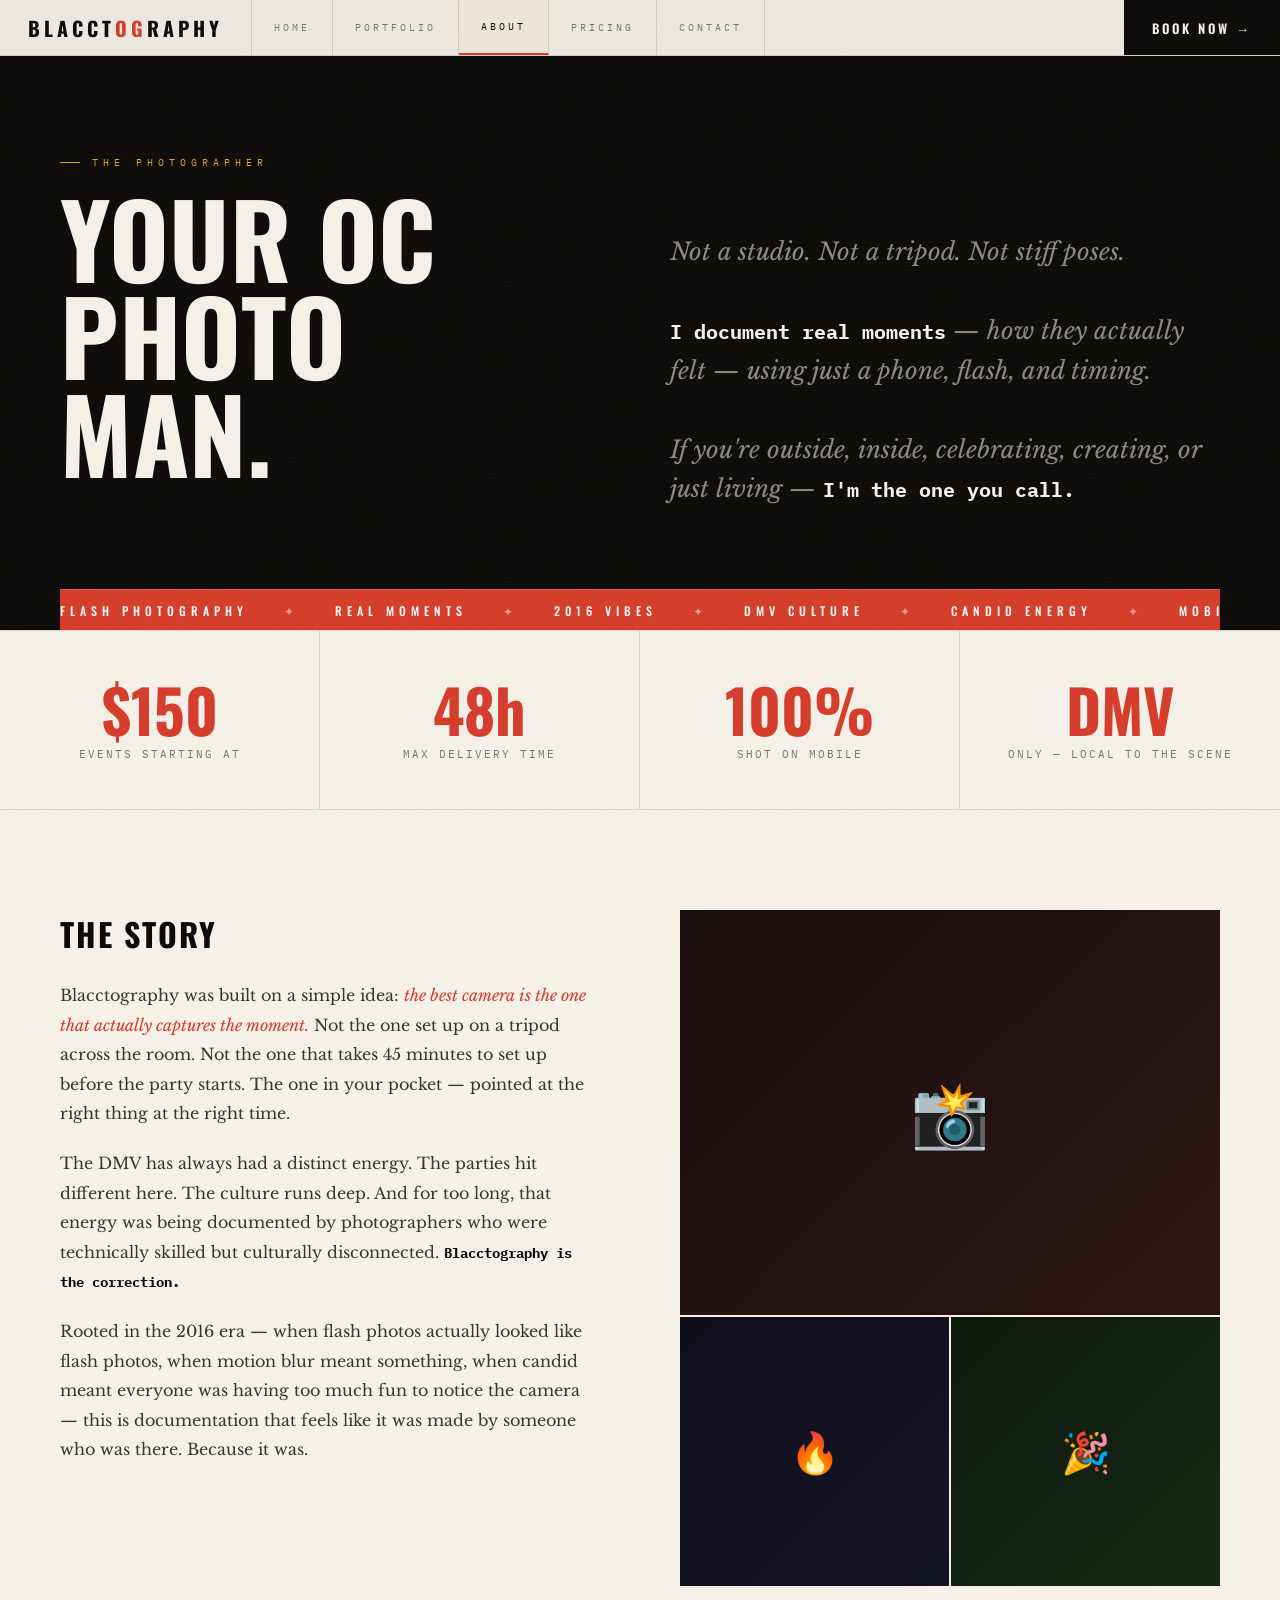
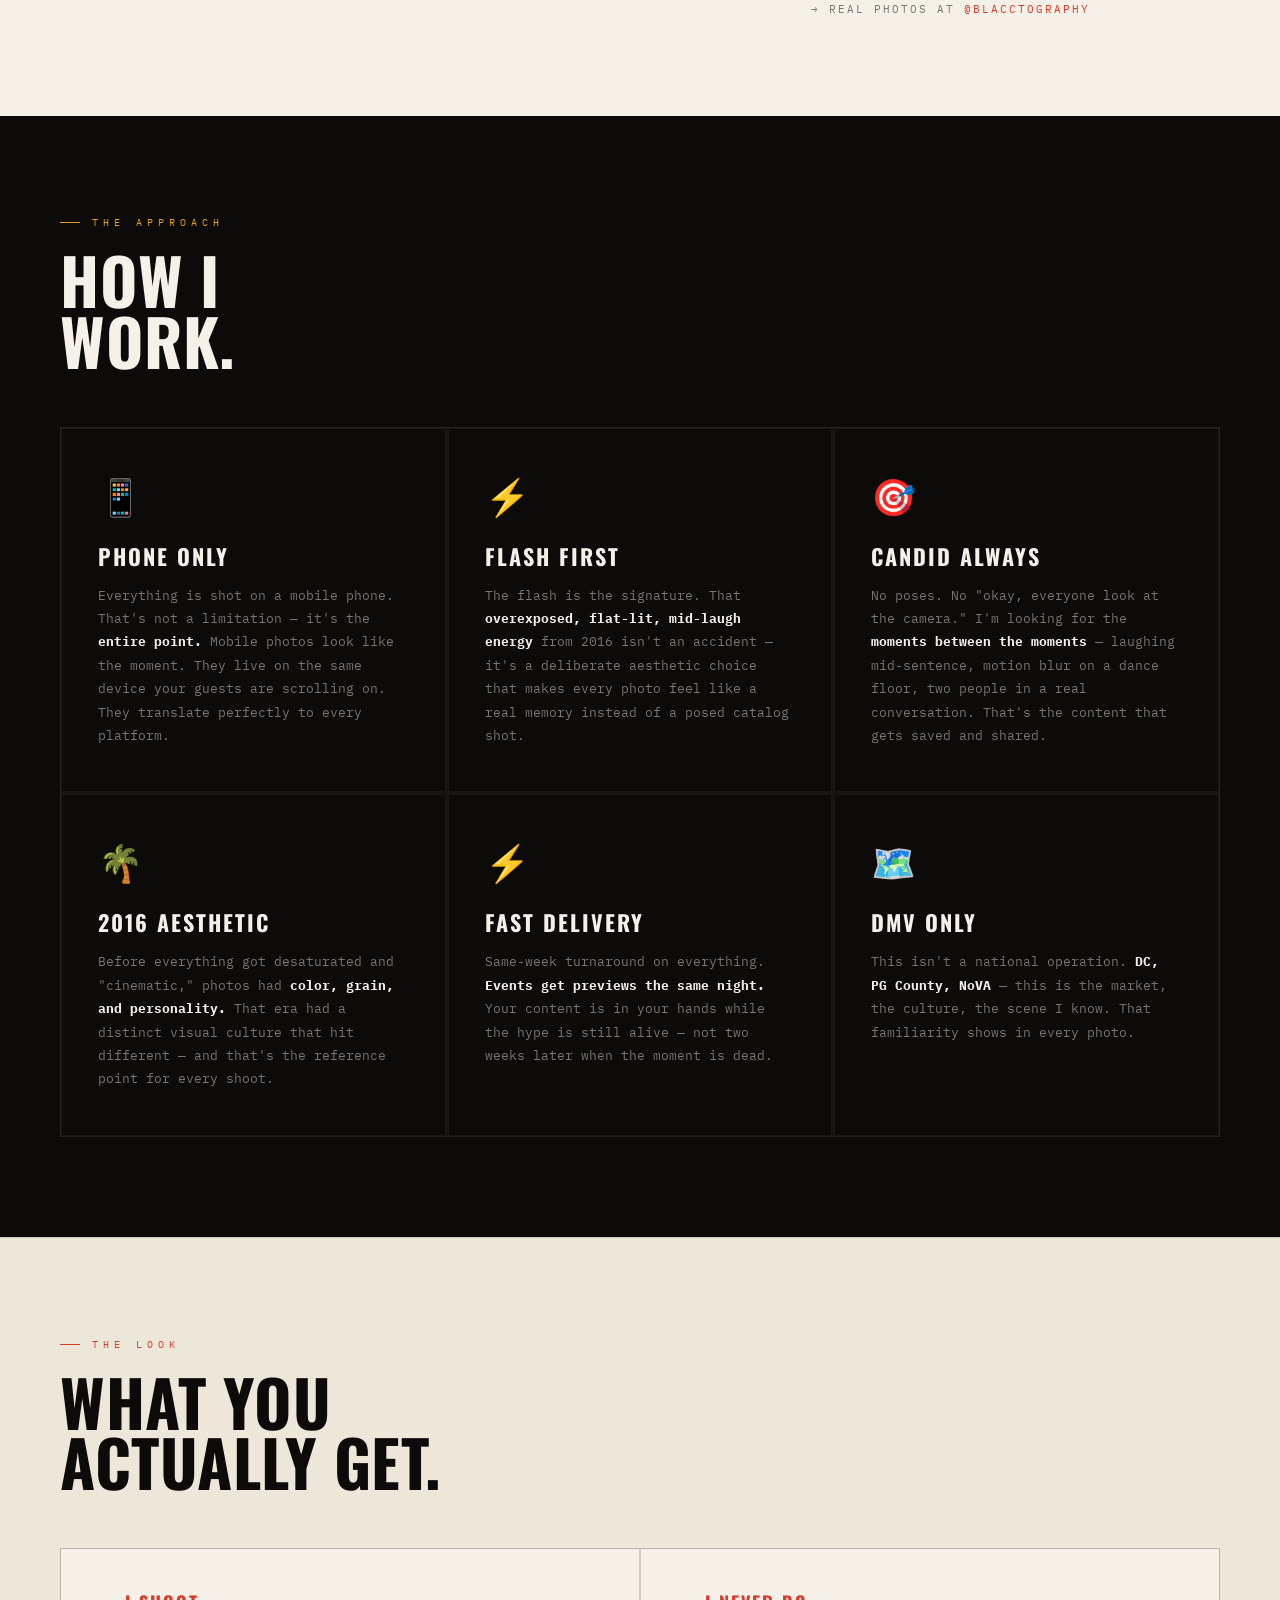
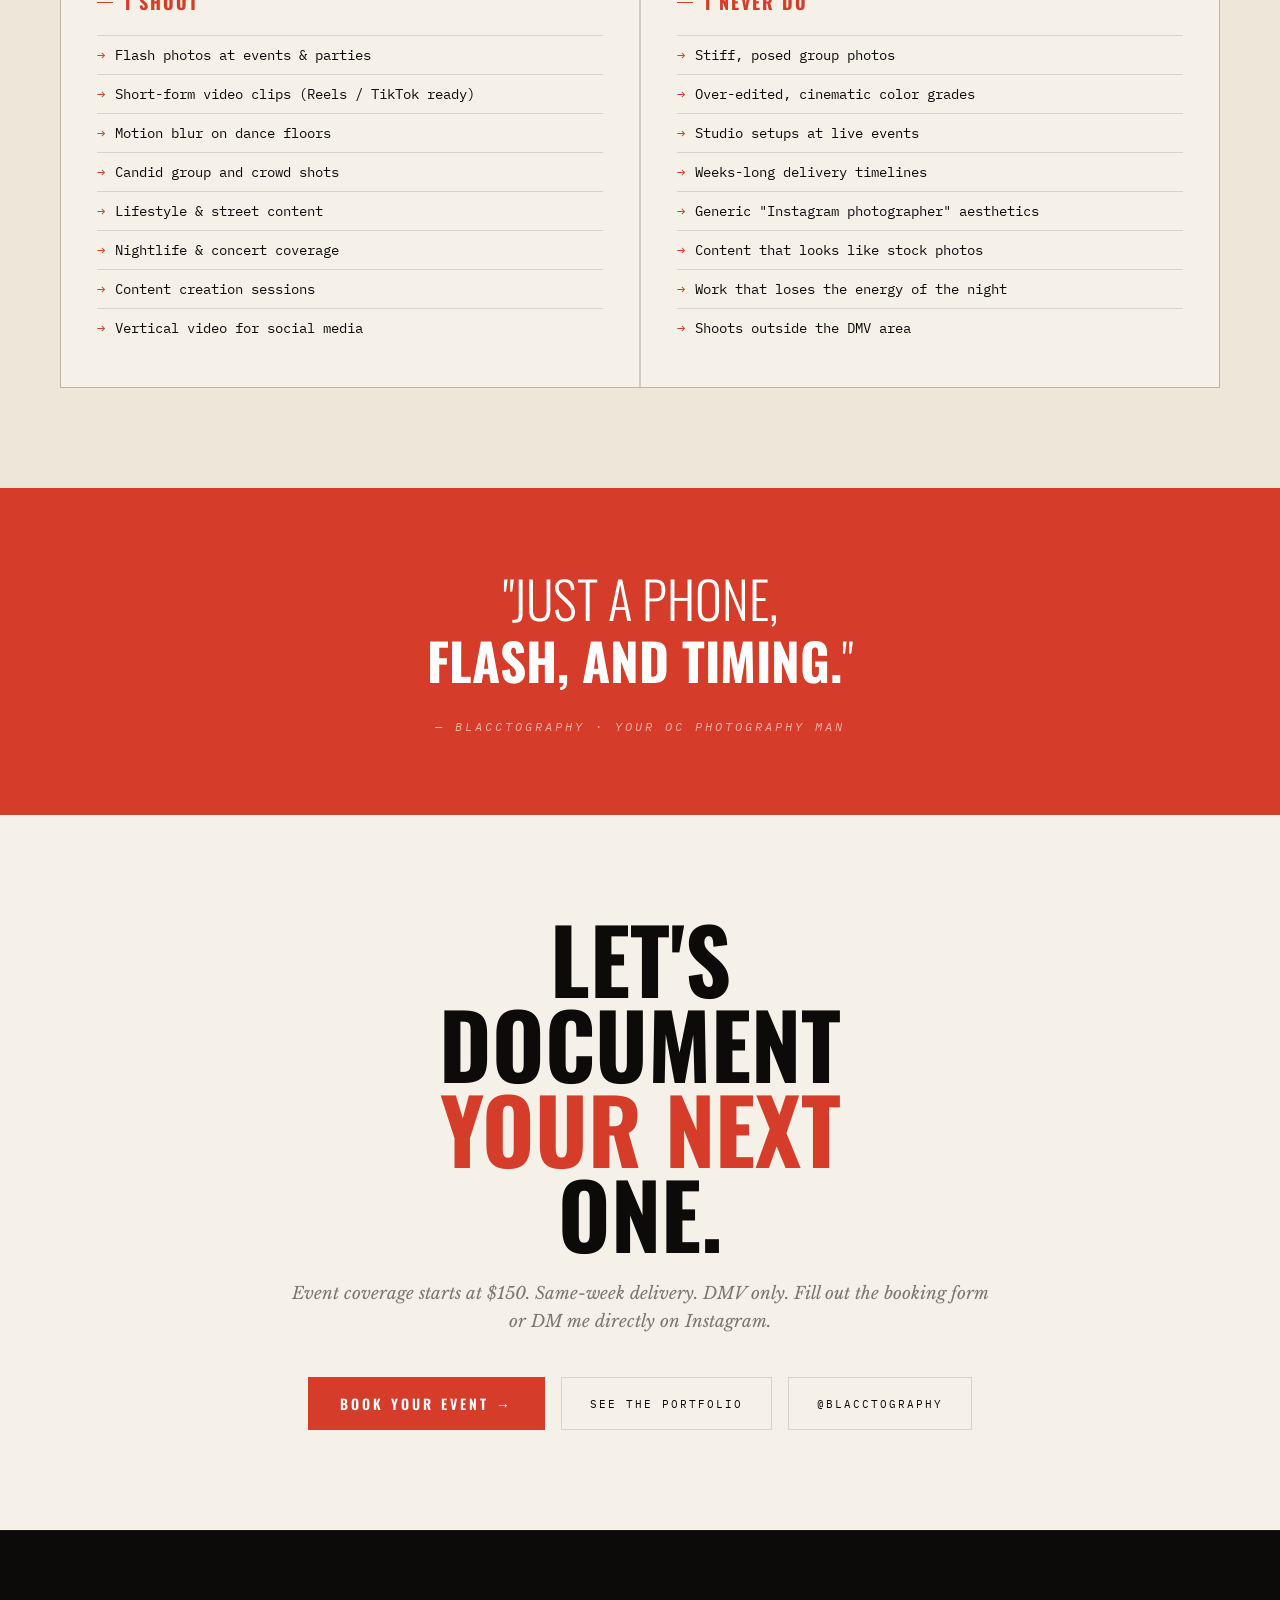
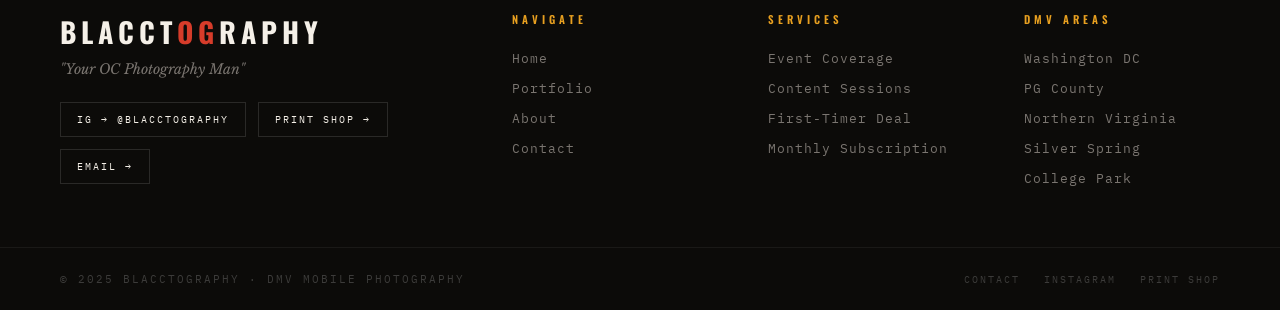
<file: about.html>
<!DOCTYPE html>
<html lang="en">
<head>
  <meta charset="UTF-8"/>
  <meta name="viewport" content="width=device-width, initial-scale=1.0"/>
  <meta name="description" content="About Blacctography — Your OC Photography Man. Mobile phone photography rooted in real moments, 2016 nostalgia, and DMV culture."/>
  <title>About — BLACCTOGRAPHY</title>
  <link rel="preconnect" href="https://fonts.googleapis.com"/>
  <link rel="preconnect" href="https://fonts.gstatic.com" crossorigin/>
  <link href="https://fonts.googleapis.com/css2?family=Oswald:wght@200;300;400;500;600;700&family=IBM+Plex+Mono:ital,wght@0,300;0,400;0,500;0,700;1,400&family=Libre+Baskerville:ital,wght@0,400;0,700;1,400&display=swap" rel="stylesheet"/>
  <link rel="stylesheet" href="css/style.css"/>
  <style>

    /* ABOUT HERO */
    .about-hero {
      background: var(--ink);
      padding: 110px var(--pad-x) 0;
      position: relative; overflow: hidden;
      display: grid; grid-template-rows: 1fr auto;
      min-height: 70vh;
    }
    .about-hero::before {
      content:''; position:absolute; inset:0;
      background:repeating-linear-gradient(0deg,transparent,transparent 3px,rgba(255,255,255,.015) 3px,rgba(255,255,255,.015) 4px);
      pointer-events:none;
    }
    .about-hero-inner { max-width: var(--max-w); margin:0 auto; position:relative; z-index:2; display:grid; grid-template-columns:1fr 1fr; gap:60px; align-items:end; padding-bottom:80px; }
    .about-hero .section-kicker { color:var(--amber); }
    .about-hero .section-kicker::before { background:var(--amber); }
    .about-hero .section-title { color:var(--paper); font-size:clamp(56px,8vw,120px); }
    .about-hero-sub { font-family:var(--font-serif); font-style:italic; font-size:clamp(18px,2vw,24px); color:rgba(245,240,232,.55); line-height:1.65; }
    .about-hero-sub strong { color:var(--paper); font-style:normal; font-family:var(--font-mono); font-size:.85em; }

    /* About bio section */
    .about-bio { padding: 100px var(--pad-x); }
    .about-bio-inner { max-width: var(--max-w); margin:0 auto; display:grid; grid-template-columns:1fr 1fr; gap:80px; align-items:start; }
    .bio-text h3 { font-family:var(--font-display); font-weight:700; font-size:32px; text-transform:uppercase; letter-spacing:2px; margin-bottom:24px; }
    .bio-text p { font-family:var(--font-serif); font-size:16px; line-height:1.85; color:#3a3530; margin-bottom:20px; }
    .bio-text p:last-child { margin-bottom:0; }
    .bio-text strong { color:var(--ink); font-family:var(--font-mono); font-size:.9em; }
    .bio-text em { font-style:italic; color:var(--red); }

    /* Gear / approach grid */
    .about-pillars { background:var(--ink); padding:100px var(--pad-x); }
    .pillars-inner { max-width:var(--max-w); margin:0 auto; }
    .pillars-grid { display:grid; grid-template-columns:repeat(3,1fr); gap:var(--gap); background:rgba(255,255,255,.04); border:1px solid rgba(255,255,255,.06); margin-top:56px; }
    .pillar { background:var(--ink); padding:44px 36px; border:1px solid rgba(255,255,255,.05); transition:border-color .25s; }
    .pillar:hover { border-color:rgba(214,60,42,.4); }
    .pillar-icon { font-size:36px; margin-bottom:20px; display:block; }
    .pillar-title { font-family:var(--font-display); font-weight:700; font-size:22px; text-transform:uppercase; letter-spacing:2px; color:var(--paper); margin-bottom:12px; }
    .pillar-body { font-size:13px; color:var(--mid); line-height:1.8; }
    .pillar-body strong { color:var(--paper); }
    .about-pillars .section-kicker { color:var(--amber); }
    .about-pillars .section-kicker::before { background:var(--amber); }
    .about-pillars .section-title { color:var(--paper); }

    /* Vibe list */
    .vibe-section { padding:100px var(--pad-x); background:var(--cream); border-top:1px solid var(--border); }
    .vibe-inner { max-width:var(--max-w); margin:0 auto; }
    .vibe-grid { display:grid; grid-template-columns:repeat(2,1fr); gap:var(--gap); background:var(--border); border:1px solid var(--border); margin-top:56px; }
    .vibe-block { background:var(--paper); padding:40px 36px; }
    .vibe-block-title { font-family:var(--font-display); font-weight:700; font-size:18px; text-transform:uppercase; letter-spacing:2px; margin-bottom:20px; color:var(--red); display:flex; align-items:center; gap:12px; }
    .vibe-block-title::before { content:''; display:block; width:16px; height:1px; background:var(--red); }
    .vibe-items { list-style:none; }
    .vibe-items li { font-size:14px; padding:10px 0; border-top:1px solid var(--border); display:flex; align-items:center; gap:10px; color:var(--ink); }
    .vibe-items li::before { content:'→'; color:var(--red); font-family:var(--font-mono); flex-shrink:0; }

    /* Numbers bar */
    .numbers-bar { background:var(--paper); border-top:1px solid var(--border); border-bottom:1px solid var(--border); display:grid; grid-template-columns:repeat(4,1fr); }
    .num-item { padding:48px 32px; border-right:1px solid var(--border); text-align:center; }
    .num-item:last-child { border-right:none; }
    .num-val { font-family:var(--font-display); font-weight:700; font-size:60px; line-height:1; color:var(--red); display:block; }
    .num-lbl { font-size:11px; letter-spacing:2px; text-transform:uppercase; color:var(--mid); margin-top:8px; display:block; }

    /* Press quote */
    .press-quote { background:var(--red); padding:80px var(--pad-x); text-align:center; }
    .press-quote blockquote { font-family:var(--font-display); font-weight:300; font-size:clamp(28px,4vw,52px); text-transform:uppercase; color:white; line-height:1.2; max-width:900px; margin:0 auto 24px; }
    .press-quote blockquote strong { font-weight:700; }
    .press-quote cite { font-family:var(--font-mono); font-size:12px; letter-spacing:3px; color:rgba(255,255,255,.6); text-transform:uppercase; }

    /* CTA */
    .about-cta { padding:100px var(--pad-x); text-align:center; }
    .about-cta-inner { max-width:700px; margin:0 auto; }
    .about-cta h2 { font-family:var(--font-display); font-weight:700; font-size:clamp(48px,7vw,96px); text-transform:uppercase; line-height:.95; margin-bottom:24px; }
    .about-cta h2 em { font-style:normal; color:var(--red); }
    .about-cta p { font-family:var(--font-serif); font-style:italic; font-size:17px; color:var(--mid); line-height:1.7; margin-bottom:40px; }
    .about-cta-btns { display:flex; gap:16px; justify-content:center; flex-wrap:wrap; }

    @media (max-width:900px) {
      .pillars-grid { grid-template-columns:1fr 1fr; }
      .numbers-bar { grid-template-columns:1fr 1fr; }
    }
    @media (max-width:768px) {
      .about-hero-inner { grid-template-columns:1fr; padding-bottom:60px; }
      .about-bio-inner { grid-template-columns:1fr; gap:48px; }
      .vibe-grid { grid-template-columns:1fr; }
      .pillars-grid { grid-template-columns:1fr; }
    }
    @media (max-width:480px) {
      .numbers-bar { grid-template-columns:1fr 1fr; }
    }
  </style>
</head>
<body>

<div id="flash-overlay"></div>
<div class="toast" id="toast"></div>

<!-- NAV -->
<nav>
  <a class="nav-brand" href="index.html">BLACCT<em>OG</em>RAPHY</a>
  <ul class="nav-links">
    <li><a href="index.html">Home</a></li>
    <li><a href="portfolio.html">Portfolio</a></li>
    <li><a href="about.html">About</a></li>
    <li><a href="index.html#pricing">Pricing</a></li>
    <li><a href="contact.html">Contact</a></li>
  </ul>
  <a href="index.html#book" class="nav-book">Book Now →</a>
  <button class="nav-toggle" aria-label="Menu"><span></span><span></span><span></span></button>
</nav>

<!-- HERO -->
<div class="about-hero">
  <div class="about-hero-inner">
    <div>
      <span class="section-kicker">The Photographer</span>
      <h1 class="section-title sr">YOUR OC<br/>PHOTO<br/>MAN.</h1>
    </div>
    <div class="sr sr-delay-2">
      <p class="about-hero-sub">
        Not a studio. Not a tripod. Not stiff poses.<br/><br/>
        <strong>I document real moments</strong> — how they actually felt — using just a phone, flash, and timing.<br/><br/>
        If you're outside, inside, celebrating, creating, or just living — <strong>I'm the one you call.</strong>
      </p>
    </div>
  </div>
  <div class="ticker-strip">
    <span class="ticker-track">
      Flash Photography <span class="dot">✦</span> Real Moments <span class="dot">✦</span> 2016 Vibes <span class="dot">✦</span> DMV Culture <span class="dot">✦</span> Candid Energy <span class="dot">✦</span> Mobile Photography <span class="dot">✦</span> No Stiff Poses <span class="dot">✦</span> Just Culture <span class="dot">✦</span>&nbsp;Flash Photography <span class="dot">✦</span> Real Moments <span class="dot">✦</span> 2016 Vibes <span class="dot">✦</span> DMV Culture <span class="dot">✦</span> Candid Energy <span class="dot">✦</span> Mobile Photography <span class="dot">✦</span> No Stiff Poses <span class="dot">✦</span> Just Culture <span class="dot">✦</span>&nbsp;
    </span>
  </div>
</div>

<!-- NUMBERS -->
<div class="numbers-bar sr">
  <div class="num-item"><span class="num-val">$150</span><span class="num-lbl">Events Starting At</span></div>
  <div class="num-item"><span class="num-val">48h</span><span class="num-lbl">Max Delivery Time</span></div>
  <div class="num-item"><span class="num-val">100%</span><span class="num-lbl">Shot on Mobile</span></div>
  <div class="num-item"><span class="num-val">DMV</span><span class="num-lbl">Only — Local to the Scene</span></div>
</div>

<!-- BIO -->
<section class="about-bio">
  <div class="about-bio-inner">
    <div class="bio-text sr">
      <h3>The Story</h3>
      <p>
        Blacctography was built on a simple idea: <em>the best camera is the one that actually captures the moment.</em> Not the one set up on a tripod across the room. Not the one that takes 45 minutes to set up before the party starts. The one in your pocket — pointed at the right thing at the right time.
      </p>
      <p>
        The DMV has always had a distinct energy. The parties hit different here. The culture runs deep. And for too long, that energy was being documented by photographers who were technically skilled but culturally disconnected. <strong>Blacctography is the correction.</strong>
      </p>
      <p>
        Rooted in the 2016 era — when flash photos actually looked like flash photos, when motion blur meant something, when candid meant everyone was having too much fun to notice the camera — this is documentation that feels like it was made by someone who was there. Because it was.
      </p>
    </div>
    <div class="sr sr-delay-2">
      <!-- Polaroid display — swap emojis for real photos once uploaded -->
      <div style="display:grid;gap:var(--gap);">
        <div style="background:linear-gradient(135deg,#1a0f0f,#2d1515);aspect-ratio:4/3;display:flex;align-items:center;justify-content:center;font-size:64px;">📸</div>
        <div style="display:grid;grid-template-columns:1fr 1fr;gap:var(--gap);">
          <div style="background:linear-gradient(135deg,#0f0f1a,#151528);aspect-ratio:1;display:flex;align-items:center;justify-content:center;font-size:40px;">🔥</div>
          <div style="background:linear-gradient(135deg,#0f1a0f,#152815);aspect-ratio:1;display:flex;align-items:center;justify-content:center;font-size:40px;">🎉</div>
        </div>
      </div>
      <p style="margin-top:16px;font-size:11px;letter-spacing:2px;color:var(--mid);text-transform:uppercase;text-align:center;">
        → Real photos at <a href="https://instagram.com/blacctography" target="_blank" rel="noopener" style="color:var(--red);text-decoration:none;">@blacctography</a>
      </p>
    </div>
  </div>
</section>

<!-- PILLARS -->
<div class="about-pillars">
  <div class="pillars-inner">
    <span class="section-kicker">The Approach</span>
    <h2 class="section-title sr">HOW I<br/>WORK.</h2>
    <div class="pillars-grid sr sr-delay-1">
      <div class="pillar">
        <span class="pillar-icon">📱</span>
        <div class="pillar-title">Phone Only</div>
        <p class="pillar-body">Everything is shot on a mobile phone. That's not a limitation — it's the <strong>entire point.</strong> Mobile photos look like the moment. They live on the same device your guests are scrolling on. They translate perfectly to every platform.</p>
      </div>
      <div class="pillar">
        <span class="pillar-icon">⚡</span>
        <div class="pillar-title">Flash First</div>
        <p class="pillar-body">The flash is the signature. That <strong>overexposed, flat-lit, mid-laugh energy</strong> from 2016 isn't an accident — it's a deliberate aesthetic choice that makes every photo feel like a real memory instead of a posed catalog shot.</p>
      </div>
      <div class="pillar">
        <span class="pillar-icon">🎯</span>
        <div class="pillar-title">Candid Always</div>
        <p class="pillar-body">No poses. No "okay, everyone look at the camera." I'm looking for the <strong>moments between the moments</strong> — laughing mid-sentence, motion blur on a dance floor, two people in a real conversation. That's the content that gets saved and shared.</p>
      </div>
      <div class="pillar">
        <span class="pillar-icon">🌴</span>
        <div class="pillar-title">2016 Aesthetic</div>
        <p class="pillar-body">Before everything got desaturated and "cinematic," photos had <strong>color, grain, and personality.</strong> That era had a distinct visual culture that hit different — and that's the reference point for every shoot.</p>
      </div>
      <div class="pillar">
        <span class="pillar-icon">⚡</span>
        <div class="pillar-title">Fast Delivery</div>
        <p class="pillar-body">Same-week turnaround on everything. <strong>Events get previews the same night.</strong> Your content is in your hands while the hype is still alive — not two weeks later when the moment is dead.</p>
      </div>
      <div class="pillar">
        <span class="pillar-icon">🗺️</span>
        <div class="pillar-title">DMV Only</div>
        <p class="pillar-body">This isn't a national operation. <strong>DC, PG County, NoVA</strong> — this is the market, the culture, the scene I know. That familiarity shows in every photo.</p>
      </div>
    </div>
  </div>
</div>

<!-- VIBE LIST -->
<section class="vibe-section">
  <div class="vibe-inner">
    <span class="section-kicker">The Look</span>
    <h2 class="section-title sr">WHAT YOU<br/>ACTUALLY GET.</h2>
    <div class="vibe-grid sr sr-delay-1">
      <div class="vibe-block">
        <div class="vibe-block-title">I Shoot</div>
        <ul class="vibe-items">
          <li>Flash photos at events &amp; parties</li>
          <li>Short-form video clips (Reels / TikTok ready)</li>
          <li>Motion blur on dance floors</li>
          <li>Candid group and crowd shots</li>
          <li>Lifestyle &amp; street content</li>
          <li>Nightlife &amp; concert coverage</li>
          <li>Content creation sessions</li>
          <li>Vertical video for social media</li>
        </ul>
      </div>
      <div class="vibe-block">
        <div class="vibe-block-title">I Never Do</div>
        <ul class="vibe-items">
          <li>Stiff, posed group photos</li>
          <li>Over-edited, cinematic color grades</li>
          <li>Studio setups at live events</li>
          <li>Weeks-long delivery timelines</li>
          <li>Generic "Instagram photographer" aesthetics</li>
          <li>Content that looks like stock photos</li>
          <li>Work that loses the energy of the night</li>
          <li>Shoots outside the DMV area</li>
        </ul>
      </div>
    </div>
  </div>
</section>

<!-- PRESS QUOTE -->
<div class="press-quote sr">
  <blockquote>
    "Just a phone,<br/><strong>flash, and timing.</strong>"
  </blockquote>
  <cite>— Blacctography · Your OC Photography Man</cite>
</div>

<!-- CTA -->
<section class="about-cta">
  <div class="about-cta-inner sr">
    <h2>LET'S<br/>DOCUMENT<br/><em>YOUR NEXT</em><br/>ONE.</h2>
    <p>Event coverage starts at $150. Same-week delivery. DMV only. Fill out the booking form or DM me directly on Instagram.</p>
    <div class="about-cta-btns">
      <a href="index.html#book" class="btn-primary">Book Your Event →</a>
      <a href="portfolio.html" class="btn-ghost">See the Portfolio</a>
      <a href="https://instagram.com/blacctography" target="_blank" rel="noopener" class="btn-ghost">@blacctography</a>
    </div>
  </div>
</section>

<!-- FOOTER -->
<footer class="site-footer">
  <div class="footer-main">
    <div>
      <a href="index.html" class="foot-brand-name">BLACCT<em>OG</em>RAPHY</a>
      <p class="foot-tagline">"Your OC Photography Man"</p>
      <div class="foot-socials">
        <a href="https://instagram.com/blacctography" target="_blank" rel="noopener" class="foot-social-btn">IG → @blacctography</a>
        <a href="https://blacctographyinc.pixieset.com" target="_blank" rel="noopener" class="foot-social-btn">Print Shop →</a>
        <a href="mailto:connectwithblaccmatter@gmail.com" class="foot-social-btn">Email →</a>
      </div>
    </div>
    <div>
      <div class="footer-col-title">Navigate</div>
      <ul class="footer-col-links">
        <li><a href="index.html">Home</a></li>
        <li><a href="portfolio.html">Portfolio</a></li>
        <li><a href="about.html">About</a></li>
        <li><a href="contact.html">Contact</a></li>
      </ul>
    </div>
    <div>
      <div class="footer-col-title">Services</div>
      <ul class="footer-col-links">
        <li><a href="index.html#pricing">Event Coverage</a></li>
        <li><a href="index.html#pricing">Content Sessions</a></li>
        <li><a href="index.html#pricing">First-Timer Deal</a></li>
        <li><a href="index.html#pricing">Monthly Subscription</a></li>
      </ul>
    </div>
    <div>
      <div class="footer-col-title">DMV Areas</div>
      <ul class="footer-col-links">
        <li><a href="#">Washington DC</a></li>
        <li><a href="#">PG County</a></li>
        <li><a href="#">Northern Virginia</a></li>
        <li><a href="#">Silver Spring</a></li>
        <li><a href="#">College Park</a></li>
      </ul>
    </div>
  </div>
  <div class="footer-bottom">
    <p class="footer-copy">© 2025 Blacctography · DMV Mobile Photography</p>
    <div class="footer-legal">
      <a href="mailto:connectwithblaccmatter@gmail.com">Contact</a>
      <a href="https://instagram.com/blacctography" target="_blank" rel="noopener">Instagram</a>
      <a href="https://blacctographyinc.pixieset.com" target="_blank" rel="noopener">Print Shop</a>
    </div>
  </div>
</footer>

<script src="js/main.js"></script>
</body>
</html>
</file>
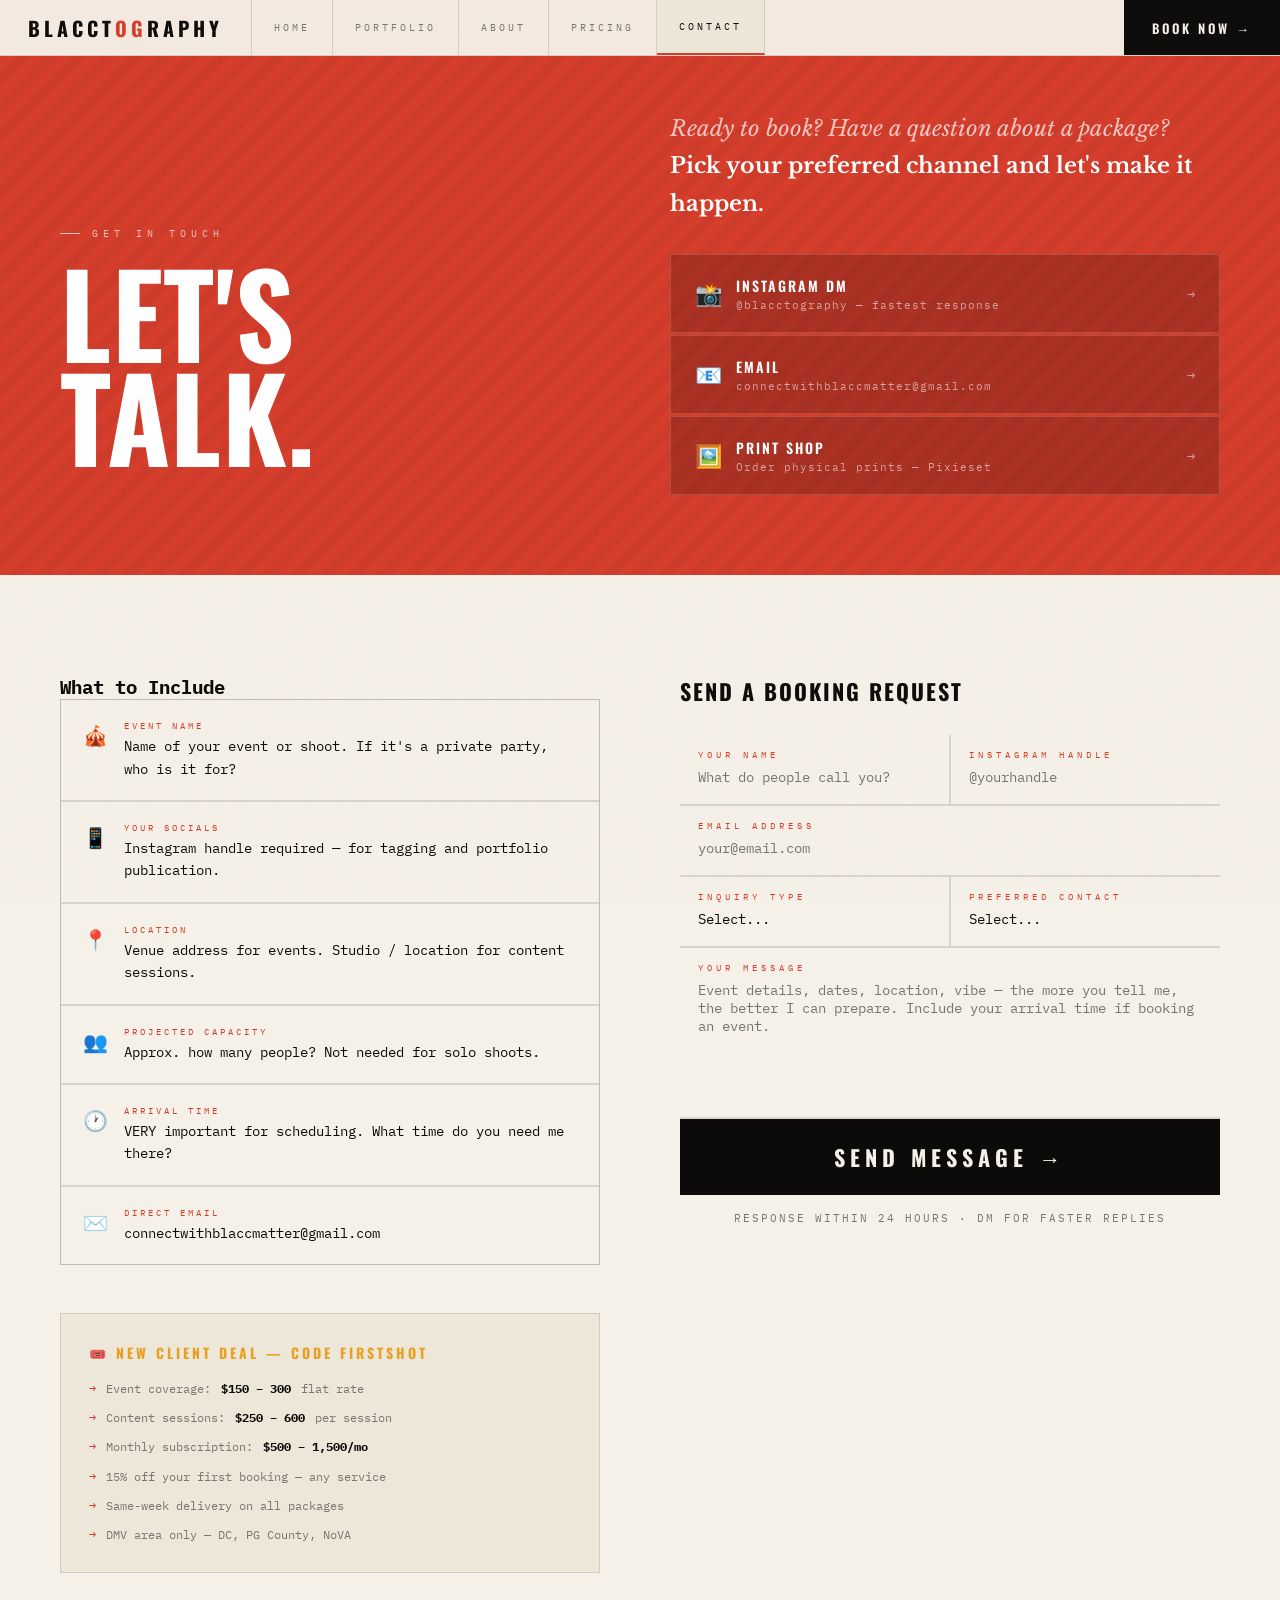
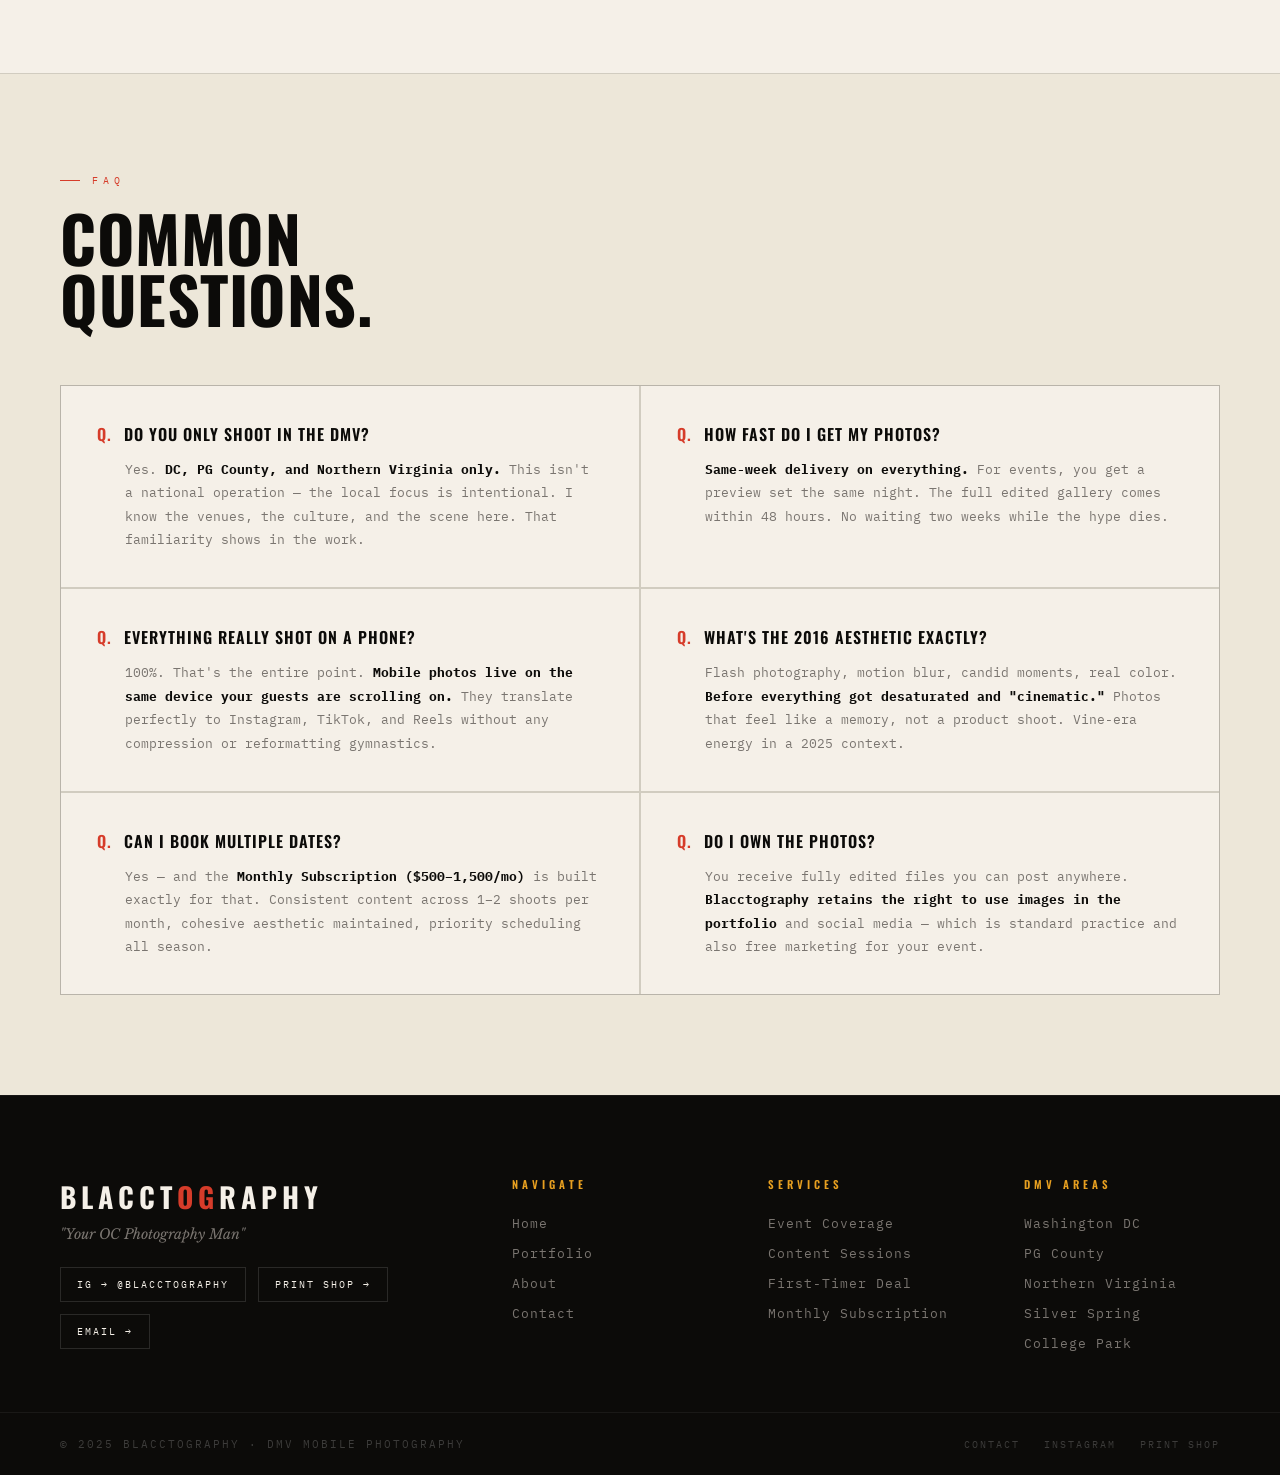
<file: contact.html>
<!DOCTYPE html>
<html lang="en">
<head>
  <meta charset="UTF-8"/>
  <meta name="viewport" content="width=device-width, initial-scale=1.0"/>
  <meta name="description" content="Contact Blacctography — Book your DMV event, content session, or monthly subscription. DM on Instagram or email connectwithblaccmatter@gmail.com."/>
  <title>Contact — BLACCTOGRAPHY</title>
  <link rel="preconnect" href="https://fonts.googleapis.com"/>
  <link rel="preconnect" href="https://fonts.gstatic.com" crossorigin/>
  <link href="https://fonts.googleapis.com/css2?family=Oswald:wght@200;300;400;500;600;700&family=IBM+Plex+Mono:ital,wght@0,300;0,400;0,500;0,700;1,400&family=Libre+Baskerville:ital,wght@0,400;0,700;1,400&display=swap" rel="stylesheet"/>
  <link rel="stylesheet" href="css/style.css"/>
  <style>

    /* CONTACT HERO */
    .contact-hero {
      background: var(--red);
      padding: 110px var(--pad-x) 80px;
      position: relative; overflow: hidden;
    }
    .contact-hero::before {
      content:''; position:absolute; inset:0;
      background: repeating-linear-gradient(-45deg,transparent,transparent 10px,rgba(0,0,0,.04) 10px,rgba(0,0,0,.04) 20px);
      pointer-events:none;
    }
    .contact-hero-inner { max-width:var(--max-w); margin:0 auto; position:relative; z-index:2; display:grid; grid-template-columns:1fr 1fr; gap:60px; align-items:end; }
    .contact-hero .section-kicker { color:rgba(255,255,255,.7); }
    .contact-hero .section-kicker::before { background:rgba(255,255,255,.7); }
    .contact-hero .section-title { color:white; font-size:clamp(64px,9vw,128px); line-height:.9; }
    .contact-hero-right { }
    .contact-hero-tagline { font-family:var(--font-serif); font-style:italic; font-size:clamp(17px,2vw,22px); color:rgba(255,255,255,.7); line-height:1.7; margin-bottom:32px; }
    .contact-hero-tagline strong { color:white; font-style:normal; }

    /* Quick links */
    .quick-channels {
      display: grid; grid-template-columns: 1fr; gap: var(--gap);
    }
    .channel-card {
      background: rgba(0,0,0,.2);
      border: 1px solid rgba(255,255,255,.15);
      padding: 20px 24px;
      display: flex; align-items: center; justify-content: space-between;
      gap: 16px;
      text-decoration: none;
      transition: background .2s, border-color .2s;
    }
    .channel-card:hover { background: rgba(0,0,0,.35); border-color: rgba(255,255,255,.35); }
    .channel-left { display:flex; align-items:center; gap:14px; }
    .channel-icon { font-size:22px; }
    .channel-label { font-family:var(--font-display); font-weight:600; font-size:14px; letter-spacing:2px; text-transform:uppercase; color:white; }
    .channel-sub { font-size:11px; color:rgba(255,255,255,.55); letter-spacing:1px; margin-top:2px; }
    .channel-arrow { font-family:var(--font-mono); font-size:14px; color:rgba(255,255,255,.5); }

    /* MAIN CONTACT LAYOUT */
    .contact-main { padding:100px var(--pad-x); }
    .contact-main-inner { max-width:var(--max-w); margin:0 auto; display:grid; grid-template-columns:1fr 1fr; gap:80px; align-items:start; }

    /* Left info column */
    .contact-info h3 { font-family:var(--font-display); font-weight:700; font-size:28px; text-transform:uppercase; letter-spacing:2px; margin-bottom:24px; }
    .contact-info-items { display:flex; flex-direction:column; gap:var(--gap); background:var(--border); border:1px solid var(--border); margin-bottom:48px; }
    .cinfo-item { background:var(--paper); padding:20px 22px; display:flex; gap:16px; align-items:flex-start; }
    .cinfo-icon { font-size:20px; flex-shrink:0; margin-top:2px; }
    .cinfo-label { font-size:9px; letter-spacing:3px; text-transform:uppercase; color:var(--red); margin-bottom:4px; font-family:var(--font-mono); }
    .cinfo-value { font-size:14px; color:var(--ink); line-height:1.6; }
    .cinfo-value a { color:var(--ink); text-decoration:none; transition:color .15s; }
    .cinfo-value a:hover { color:var(--red); }

    .booking-note { background:var(--cream); border:1px solid var(--border); padding:28px; }
    .booking-note-title { font-family:var(--font-display); font-weight:700; font-size:14px; letter-spacing:3px; text-transform:uppercase; color:var(--amber); margin-bottom:16px; }
    .booking-note-items { list-style:none; display:flex; flex-direction:column; gap:10px; }
    .booking-note-items li { font-size:12px; color:var(--mid); display:flex; gap:10px; align-items:flex-start; line-height:1.6; }
    .booking-note-items li::before { content:'→'; color:var(--red); flex-shrink:0; font-family:var(--font-mono); }

    /* Right form column */
    .contact-form-wrap { }
    .contact-form-title { font-family:var(--font-display); font-weight:700; font-size:22px; text-transform:uppercase; letter-spacing:2px; margin-bottom:28px; }

    .cform { display:flex; flex-direction:column; gap:var(--gap); background:var(--border); }
    .cfield { background:var(--paper); }
    .cfield.half-grid { background:transparent; display:grid; grid-template-columns:1fr 1fr; gap:var(--gap); }
    .cfield label { display:block; font-size:9px; letter-spacing:4px; text-transform:uppercase; color:var(--red); padding:14px 18px 4px; }
    .cfield input, .cfield select, .cfield textarea { display:block; width:100%; background:transparent; border:none; border-bottom:2px solid transparent; padding:4px 18px 16px; font-family:var(--font-mono); font-size:14px; color:var(--ink); outline:none; cursor:crosshair; transition:border-color .2s; -webkit-appearance:none; appearance:none; }
    .cfield input:focus, .cfield select:focus, .cfield textarea:focus { border-bottom-color:var(--red); }
    .cfield select option { background:var(--paper); }
    .cfield textarea { resize:none; height:140px; }
    .chalf { background:var(--paper); }
    .cform-submit { background:var(--ink); color:var(--paper); border:none; padding:22px; font-family:var(--font-display); font-weight:700; font-size:22px; letter-spacing:5px; text-transform:uppercase; cursor:crosshair; transition:background .2s, letter-spacing .3s; }
    .cform-submit:hover { background:var(--red); letter-spacing:8px; }

    /* FAQ */
    .faq-section { background:var(--cream); padding:100px var(--pad-x); border-top:1px solid var(--border); }
    .faq-inner { max-width:var(--max-w); margin:0 auto; }
    .faq-grid { display:grid; grid-template-columns:1fr 1fr; gap:var(--gap); background:var(--border); border:1px solid var(--border); margin-top:56px; }
    .faq-item { background:var(--paper); padding:36px; }
    .faq-q { font-family:var(--font-display); font-weight:600; font-size:16px; letter-spacing:1px; text-transform:uppercase; color:var(--ink); margin-bottom:12px; display:flex; gap:12px; align-items:flex-start; }
    .faq-q::before { content:'Q.'; color:var(--red); flex-shrink:0; }
    .faq-a { font-size:13px; color:var(--mid); line-height:1.8; padding-left:28px; }
    .faq-a strong { color:var(--ink); }

    @media (max-width:768px) {
      .contact-hero-inner { grid-template-columns:1fr; }
      .contact-main-inner { grid-template-columns:1fr; gap:48px; }
      .faq-grid { grid-template-columns:1fr; }
    }
    @media (max-width:480px) {
      .cfield.half-grid { grid-template-columns:1fr; }
    }
  </style>
</head>
<body>

<div id="flash-overlay"></div>
<div class="toast" id="toast"></div>

<!-- NAV -->
<nav>
  <a class="nav-brand" href="index.html">BLACCT<em>OG</em>RAPHY</a>
  <ul class="nav-links">
    <li><a href="index.html">Home</a></li>
    <li><a href="portfolio.html">Portfolio</a></li>
    <li><a href="about.html">About</a></li>
    <li><a href="index.html#pricing">Pricing</a></li>
    <li><a href="contact.html">Contact</a></li>
  </ul>
  <a href="contact.html#form" class="nav-book">Book Now →</a>
  <button class="nav-toggle" aria-label="Menu"><span></span><span></span><span></span></button>
</nav>

<!-- HERO -->
<div class="contact-hero">
  <div class="contact-hero-inner">
    <div>
      <span class="section-kicker">Get In Touch</span>
      <h1 class="section-title sr">LET'S<br/>TALK.</h1>
    </div>
    <div class="sr sr-delay-2">
      <p class="contact-hero-tagline">
        Ready to book? Have a question about a package?<br/>
        <strong>Pick your preferred channel and let's make it happen.</strong>
      </p>
      <div class="quick-channels">
        <a href="https://instagram.com/blacctography" target="_blank" rel="noopener" class="channel-card">
          <div class="channel-left">
            <span class="channel-icon">📸</span>
            <div>
              <div class="channel-label">Instagram DM</div>
              <div class="channel-sub">@blacctography — fastest response</div>
            </div>
          </div>
          <span class="channel-arrow">→</span>
        </a>
        <a href="mailto:connectwithblaccmatter@gmail.com" class="channel-card">
          <div class="channel-left">
            <span class="channel-icon">📧</span>
            <div>
              <div class="channel-label">Email</div>
              <div class="channel-sub">connectwithblaccmatter@gmail.com</div>
            </div>
          </div>
          <span class="channel-arrow">→</span>
        </a>
        <a href="https://blacctographyinc.pixieset.com" target="_blank" rel="noopener" class="channel-card">
          <div class="channel-left">
            <span class="channel-icon">🖼️</span>
            <div>
              <div class="channel-label">Print Shop</div>
              <div class="channel-sub">Order physical prints — Pixieset</div>
            </div>
          </div>
          <span class="channel-arrow">→</span>
        </a>
      </div>
    </div>
  </div>
</div>

<!-- MAIN CONTACT -->
<section class="contact-main" id="form">
  <div class="contact-main-inner">

    <!-- Left Info -->
    <div class="sr">
      <h3>What to Include</h3>
      <div class="contact-info-items">
        <div class="cinfo-item">
          <span class="cinfo-icon">🎪</span>
          <div>
            <div class="cinfo-label">Event Name</div>
            <div class="cinfo-value">Name of your event or shoot. If it's a private party, who is it for?</div>
          </div>
        </div>
        <div class="cinfo-item">
          <span class="cinfo-icon">📱</span>
          <div>
            <div class="cinfo-label">Your Socials</div>
            <div class="cinfo-value">Instagram handle required — for tagging and portfolio publication.</div>
          </div>
        </div>
        <div class="cinfo-item">
          <span class="cinfo-icon">📍</span>
          <div>
            <div class="cinfo-label">Location</div>
            <div class="cinfo-value">Venue address for events. Studio / location for content sessions.</div>
          </div>
        </div>
        <div class="cinfo-item">
          <span class="cinfo-icon">👥</span>
          <div>
            <div class="cinfo-label">Projected Capacity</div>
            <div class="cinfo-value">Approx. how many people? Not needed for solo shoots.</div>
          </div>
        </div>
        <div class="cinfo-item">
          <span class="cinfo-icon">🕐</span>
          <div>
            <div class="cinfo-label">Arrival Time</div>
            <div class="cinfo-value">VERY important for scheduling. What time do you need me there?</div>
          </div>
        </div>
        <div class="cinfo-item" style="border:none;">
          <span class="cinfo-icon">✉️</span>
          <div>
            <div class="cinfo-label">Direct Email</div>
            <div class="cinfo-value"><a href="mailto:connectwithblaccmatter@gmail.com">connectwithblaccmatter@gmail.com</a></div>
          </div>
        </div>
      </div>

      <div class="booking-note">
        <div class="booking-note-title">🎟️ New Client Deal — Code FIRSTSHOT</div>
        <ul class="booking-note-items">
          <li>Event coverage: <strong style="color:var(--ink)">$150 – 300</strong> flat rate</li>
          <li>Content sessions: <strong style="color:var(--ink)">$250 – 600</strong> per session</li>
          <li>Monthly subscription: <strong style="color:var(--ink)">$500 – 1,500/mo</strong></li>
          <li>15% off your first booking — any service</li>
          <li>Same-week delivery on all packages</li>
          <li>DMV area only — DC, PG County, NoVA</li>
        </ul>
      </div>
    </div>

    <!-- Right Form -->
    <div class="sr sr-delay-2">
      <div class="contact-form-title">Send a Booking Request</div>
      <div class="cform">
        <div class="cfield half-grid">
          <div class="chalf cfield"><label>Your Name</label><input type="text" id="c-name" placeholder="What do people call you?"/></div>
          <div class="chalf cfield"><label>Instagram Handle</label><input type="text" id="c-ig" placeholder="@yourhandle"/></div>
        </div>
        <div class="cfield"><label>Email Address</label><input type="email" id="c-email" placeholder="your@email.com"/></div>
        <div class="cfield half-grid">
          <div class="chalf cfield">
            <label>Inquiry Type</label>
            <select id="c-subject">
              <option value="">Select...</option>
              <option>Event Coverage ($150–300)</option>
              <option>Content Creation Session ($250–600)</option>
              <option>First-Timer Deal (15% off — code FIRSTSHOT)</option>
              <option>Monthly Subscription ($500–1,500)</option>
              <option>Print Shop / Prints</option>
              <option>General Question</option>
            </select>
          </div>
          <div class="chalf cfield">
            <label>Preferred Contact</label>
            <select>
              <option value="">Select...</option>
              <option>Instagram DM</option>
              <option>Email reply</option>
              <option>Either works</option>
            </select>
          </div>
        </div>
        <div class="cfield"><label>Your Message</label><textarea id="c-message" placeholder="Event details, dates, location, vibe — the more you tell me, the better I can prepare. Include your arrival time if booking an event."></textarea></div>
        <button class="cform-submit" onclick="submitContactForm()">SEND MESSAGE →</button>
      </div>
      <p style="margin-top:16px;font-size:11px;letter-spacing:2px;color:var(--mid);text-align:center;text-transform:uppercase;">Response within 24 hours · DM for faster replies</p>
    </div>

  </div>
</section>

<!-- FAQ -->
<section class="faq-section">
  <div class="faq-inner">
    <span class="section-kicker">FAQ</span>
    <h2 class="section-title sr">COMMON<br/>QUESTIONS.</h2>
    <div class="faq-grid sr sr-delay-1">
      <div class="faq-item">
        <div class="faq-q">Do you only shoot in the DMV?</div>
        <p class="faq-a">Yes. <strong>DC, PG County, and Northern Virginia only.</strong> This isn't a national operation — the local focus is intentional. I know the venues, the culture, and the scene here. That familiarity shows in the work.</p>
      </div>
      <div class="faq-item">
        <div class="faq-q">How fast do I get my photos?</div>
        <p class="faq-a"><strong>Same-week delivery on everything.</strong> For events, you get a preview set the same night. The full edited gallery comes within 48 hours. No waiting two weeks while the hype dies.</p>
      </div>
      <div class="faq-item">
        <div class="faq-q">Everything really shot on a phone?</div>
        <p class="faq-a">100%. That's the entire point. <strong>Mobile photos live on the same device your guests are scrolling on.</strong> They translate perfectly to Instagram, TikTok, and Reels without any compression or reformatting gymnastics.</p>
      </div>
      <div class="faq-item">
        <div class="faq-q">What's the 2016 aesthetic exactly?</div>
        <p class="faq-a">Flash photography, motion blur, candid moments, real color. <strong>Before everything got desaturated and "cinematic."</strong> Photos that feel like a memory, not a product shoot. Vine-era energy in a 2025 context.</p>
      </div>
      <div class="faq-item">
        <div class="faq-q">Can I book multiple dates?</div>
        <p class="faq-a">Yes — and the <strong>Monthly Subscription ($500–1,500/mo)</strong> is built exactly for that. Consistent content across 1–2 shoots per month, cohesive aesthetic maintained, priority scheduling all season.</p>
      </div>
      <div class="faq-item">
        <div class="faq-q">Do I own the photos?</div>
        <p class="faq-a">You receive fully edited files you can post anywhere. <strong>Blacctography retains the right to use images in the portfolio</strong> and social media — which is standard practice and also free marketing for your event.</p>
      </div>
    </div>
  </div>
</section>

<!-- FOOTER -->
<footer class="site-footer">
  <div class="footer-main">
    <div>
      <a href="index.html" class="foot-brand-name">BLACCT<em>OG</em>RAPHY</a>
      <p class="foot-tagline">"Your OC Photography Man"</p>
      <div class="foot-socials">
        <a href="https://instagram.com/blacctography" target="_blank" rel="noopener" class="foot-social-btn">IG → @blacctography</a>
        <a href="https://blacctographyinc.pixieset.com" target="_blank" rel="noopener" class="foot-social-btn">Print Shop →</a>
        <a href="mailto:connectwithblaccmatter@gmail.com" class="foot-social-btn">Email →</a>
      </div>
    </div>
    <div>
      <div class="footer-col-title">Navigate</div>
      <ul class="footer-col-links">
        <li><a href="index.html">Home</a></li>
        <li><a href="portfolio.html">Portfolio</a></li>
        <li><a href="about.html">About</a></li>
        <li><a href="contact.html">Contact</a></li>
      </ul>
    </div>
    <div>
      <div class="footer-col-title">Services</div>
      <ul class="footer-col-links">
        <li><a href="index.html#pricing">Event Coverage</a></li>
        <li><a href="index.html#pricing">Content Sessions</a></li>
        <li><a href="index.html#pricing">First-Timer Deal</a></li>
        <li><a href="index.html#pricing">Monthly Subscription</a></li>
      </ul>
    </div>
    <div>
      <div class="footer-col-title">DMV Areas</div>
      <ul class="footer-col-links">
        <li><a href="#">Washington DC</a></li>
        <li><a href="#">PG County</a></li>
        <li><a href="#">Northern Virginia</a></li>
        <li><a href="#">Silver Spring</a></li>
        <li><a href="#">College Park</a></li>
      </ul>
    </div>
  </div>
  <div class="footer-bottom">
    <p class="footer-copy">© 2025 Blacctography · DMV Mobile Photography</p>
    <div class="footer-legal">
      <a href="mailto:connectwithblaccmatter@gmail.com">Contact</a>
      <a href="https://instagram.com/blacctography" target="_blank" rel="noopener">Instagram</a>
      <a href="https://blacctographyinc.pixieset.com" target="_blank" rel="noopener">Print Shop</a>
    </div>
  </div>
</footer>

<script src="js/main.js"></script>
</body>
</html>
</file>
<file: css/style.css>
/* ═══════════════════════════════════════════════════════════════════
   BLACCTOGRAPHY — Global Stylesheet
   blacctography.github.io  |  @blacctography
   ═══════════════════════════════════════════════════════════════════ */

/* ─── TOKENS ──────────────────────────────────────────────────────── */
:root {
  --ink:     #0c0b09;
  --paper:   #f5f0e8;
  --cream:   #ede7d9;
  --white:   #ffffff;
  --red:     #d63c2a;
  --amber:   #e8a020;
  --mid:     #7a7570;
  --muted:   #b0a89e;
  --border:  rgba(12,11,9,0.12);
  --gap:     2px;

  --font-display: 'Oswald', sans-serif;
  --font-mono:    'IBM Plex Mono', monospace;
  --font-serif:   'Libre Baskerville', serif;

  --nav-h: 56px;
  --max-w: 1280px;
  --pad-x: 60px;
}

/* ─── RESET ───────────────────────────────────────────────────────── */
*, *::before, *::after { box-sizing: border-box; margin: 0; padding: 0; }
html { scroll-behavior: smooth; font-size: 16px; -webkit-text-size-adjust: 100%; }

body {
  background: var(--paper);
  color: var(--ink);
  font-family: var(--font-mono);
  overflow-x: hidden;
  cursor: crosshair;
  min-height: 100vh;
}

img { display: block; max-width: 100%; height: auto; }
a   { cursor: crosshair; }

/* ─── GRAIN OVERLAY ───────────────────────────────────────────────── */
body::after {
  content: '';
  position: fixed; inset: 0;
  pointer-events: none; z-index: 9000;
  opacity: .4;
  background-image: url("data:image/svg+xml,%3Csvg xmlns='http://www.w3.org/2000/svg' width='300' height='300'%3E%3Cfilter id='n'%3E%3CfeTurbulence type='fractalNoise' baseFrequency='.75' numOctaves='4' stitchTiles='stitch'/%3E%3C/filter%3E%3Crect width='300' height='300' filter='url(%23n)' opacity='.07'/%3E%3C/svg%3E");
}

/* ─── FLASH OVERLAY ───────────────────────────────────────────────── */
#flash-overlay {
  position: fixed; inset: 0;
  background: white;
  opacity: 0;
  pointer-events: none;
  z-index: 9999;
  transition: opacity 0.05s ease;
}

/* ─── TOAST ───────────────────────────────────────────────────────── */
.toast {
  position: fixed; bottom: 32px; left: 50%;
  transform: translateX(-50%) translateY(120px);
  background: var(--ink);
  color: var(--paper);
  font-family: var(--font-mono);
  font-size: 12px;
  letter-spacing: 1px;
  padding: 16px 28px;
  border-left: 4px solid var(--red);
  z-index: 8000;
  opacity: 0;
  transition: transform .4s ease, opacity .4s ease;
  white-space: nowrap;
  max-width: 90vw;
  text-align: center;
}
.toast.show { transform: translateX(-50%) translateY(0); opacity: 1; }

/* ─── NAVIGATION ──────────────────────────────────────────────────── */
nav {
  position: fixed; top: 0; left: 0; right: 0;
  z-index: 500;
  height: var(--nav-h);
  display: flex; align-items: stretch; justify-content: space-between;
  background: rgba(245,240,232,0.97);
  backdrop-filter: blur(10px);
  -webkit-backdrop-filter: blur(10px);
  border-bottom: 1px solid var(--border);
}

.nav-brand {
  display: flex; align-items: center;
  padding: 0 28px;
  font-family: var(--font-display);
  font-weight: 700;
  font-size: 20px;
  letter-spacing: 4px;
  text-transform: uppercase;
  text-decoration: none;
  color: var(--ink);
  border-right: 1px solid var(--border);
  flex-shrink: 0;
  transition: color .15s;
}
.nav-brand em { color: var(--red); font-style: normal; }
.nav-brand:hover { color: var(--red); }

.nav-links {
  display: flex; align-items: stretch;
  list-style: none;
  flex: 1;
}
.nav-links li { display: flex; }
.nav-links a {
  display: flex; align-items: center;
  padding: 0 22px;
  font-size: 10px;
  letter-spacing: 3px;
  text-transform: uppercase;
  text-decoration: none;
  color: var(--mid);
  border-right: 1px solid var(--border);
  transition: color .15s, background .15s;
  white-space: nowrap;
}
.nav-links a:hover,
.nav-links a.active { color: var(--ink); background: var(--cream); }
.nav-links a.active { border-bottom: 2px solid var(--red); }

.nav-book {
  display: flex; align-items: center;
  padding: 0 28px;
  font-family: var(--font-display);
  font-weight: 600;
  font-size: 13px;
  letter-spacing: 3px;
  text-transform: uppercase;
  text-decoration: none;
  background: var(--ink);
  color: var(--paper);
  flex-shrink: 0;
  transition: background .2s;
  white-space: nowrap;
}
.nav-book:hover { background: var(--red); }

/* Hamburger — mobile only */
.nav-toggle {
  display: none;
  align-items: center; justify-content: center;
  width: var(--nav-h); height: var(--nav-h);
  background: none; border: none;
  cursor: crosshair;
  flex-shrink: 0;
  flex-direction: column; gap: 5px;
  padding: 0;
}
.nav-toggle span {
  display: block; width: 22px; height: 1.5px;
  background: var(--ink);
  transition: transform .25s, opacity .25s;
}
.nav-toggle.open span:nth-child(1) { transform: translateY(6.5px) rotate(45deg); }
.nav-toggle.open span:nth-child(2) { opacity: 0; }
.nav-toggle.open span:nth-child(3) { transform: translateY(-6.5px) rotate(-45deg); }

/* ─── PAGE WRAPPER ────────────────────────────────────────────────── */
.page-content {
  padding-top: var(--nav-h);
  min-height: 100vh;
}

/* ─── SHARED SECTION UTILITIES ────────────────────────────────────── */
.section-pad { padding: 100px var(--pad-x); }
.section-pad-sm { padding: 64px var(--pad-x); }
.max-w { max-width: var(--max-w); margin-left: auto; margin-right: auto; }

.section-kicker {
  display: flex; align-items: center; gap: 12px;
  font-size: 10px;
  letter-spacing: 5px;
  text-transform: uppercase;
  color: var(--red);
  margin-bottom: 20px;
}
.section-kicker::before {
  content: '';
  display: block;
  width: 20px; height: 1px;
  background: var(--red);
  flex-shrink: 0;
}

.section-title {
  font-family: var(--font-display);
  font-weight: 700;
  font-size: clamp(40px, 5vw, 72px);
  line-height: .95;
  text-transform: uppercase;
  letter-spacing: .5px;
  margin-bottom: 28px;
}

.section-body {
  font-family: var(--font-serif);
  font-size: 17px;
  line-height: 1.8;
  color: #3a3530;
  max-width: 560px;
}

/* ─── SCROLL REVEAL ───────────────────────────────────────────────── */
.sr {
  opacity: 0;
  transform: translateY(28px);
  transition: opacity .65s ease, transform .65s ease;
}
.sr.in { opacity: 1; transform: translateY(0); }
.sr-delay-1 { transition-delay: .1s; }
.sr-delay-2 { transition-delay: .2s; }
.sr-delay-3 { transition-delay: .3s; }
.sr-delay-4 { transition-delay: .4s; }

/* ─── BUTTONS / CTAs ──────────────────────────────────────────────── */
.btn-primary {
  display: inline-flex; align-items: center; gap: 10px;
  background: var(--red);
  color: white;
  font-family: var(--font-display);
  font-weight: 600;
  font-size: 14px;
  letter-spacing: 3px;
  text-transform: uppercase;
  padding: 16px 32px;
  text-decoration: none;
  border: none;
  cursor: crosshair;
  transition: background .2s, transform .15s;
  position: relative; overflow: hidden;
}
.btn-primary::after {
  content: '';
  position: absolute; inset: 0;
  background: linear-gradient(120deg, transparent 30%, rgba(255,255,255,.1) 50%, transparent 70%);
  transform: translateX(-100%);
  transition: transform .5s;
}
.btn-primary:hover { background: #bf2e1e; transform: translateY(-2px); }
.btn-primary:hover::after { transform: translateX(100%); }

.btn-ghost {
  display: inline-flex; align-items: center; gap: 10px;
  background: transparent;
  color: var(--ink);
  font-family: var(--font-mono);
  font-size: 11px;
  letter-spacing: 2px;
  text-transform: uppercase;
  padding: 15px 28px;
  text-decoration: none;
  border: 1px solid var(--border);
  cursor: crosshair;
  transition: border-color .2s, color .2s, background .2s;
}
.btn-ghost:hover { border-color: var(--ink); background: var(--ink); color: var(--paper); }

.btn-ghost-light {
  display: inline-flex; align-items: center; gap: 10px;
  background: transparent;
  color: var(--paper);
  font-family: var(--font-mono);
  font-size: 11px;
  letter-spacing: 2px;
  text-transform: uppercase;
  padding: 15px 28px;
  text-decoration: none;
  border: 1px solid rgba(245,240,232,0.25);
  cursor: crosshair;
  transition: border-color .2s;
}
.btn-ghost-light:hover { border-color: var(--paper); }

/* ─── TICKER STRIP ────────────────────────────────────────────────── */
.ticker-strip {
  background: var(--red);
  padding: 10px 0;
  overflow: hidden;
  white-space: nowrap;
  border-top: 1px solid rgba(255,255,255,.15);
}
.ticker-track {
  display: inline-block;
  animation: ticker 28s linear infinite;
  font-family: var(--font-display);
  font-weight: 500;
  font-size: 12px;
  letter-spacing: 5px;
  text-transform: uppercase;
  color: white;
}
.ticker-track .dot { margin: 0 28px; opacity: .5; }

/* ─── FOOTER ──────────────────────────────────────────────────────── */
.site-footer {
  background: var(--ink);
  border-top: 1px solid rgba(255,255,255,.05);
}

.footer-main {
  display: grid;
  grid-template-columns: 2fr 1fr 1fr 1fr;
  gap: 60px;
  padding: 80px var(--pad-x) 60px;
  max-width: var(--max-w);
  margin: 0 auto;
}

.foot-brand-name {
  font-family: var(--font-display);
  font-weight: 700;
  font-size: 28px;
  letter-spacing: 5px;
  color: var(--paper);
  text-transform: uppercase;
  text-decoration: none;
  display: block;
  margin-bottom: 8px;
}
.foot-brand-name em { color: var(--red); font-style: normal; }

.foot-tagline {
  font-family: var(--font-serif);
  font-style: italic;
  font-size: 14px;
  color: var(--mid);
  margin-bottom: 24px;
}

.foot-socials { display: flex; gap: 12px; flex-wrap: wrap; }
.foot-social-btn {
  display: inline-flex; align-items: center; gap: 8px;
  background: transparent;
  border: 1px solid rgba(255,255,255,.12);
  color: var(--paper);
  font-family: var(--font-mono);
  font-size: 10px;
  letter-spacing: 2px;
  text-transform: uppercase;
  padding: 10px 16px;
  text-decoration: none;
  transition: border-color .2s, background .2s;
}
.foot-social-btn:hover { border-color: var(--red); background: rgba(214,60,42,.1); }

.footer-col-title {
  font-family: var(--font-display);
  font-weight: 600;
  font-size: 11px;
  letter-spacing: 4px;
  text-transform: uppercase;
  color: var(--amber);
  margin-bottom: 20px;
}
.footer-col-links { list-style: none; display: flex; flex-direction: column; gap: 10px; }
.footer-col-links a {
  font-size: 13px;
  color: var(--mid);
  text-decoration: none;
  letter-spacing: 1px;
  transition: color .15s;
}
.footer-col-links a:hover { color: var(--paper); }

.footer-bottom {
  border-top: 1px solid rgba(255,255,255,.06);
  padding: 24px var(--pad-x);
  display: flex; align-items: center; justify-content: space-between;
  max-width: var(--max-w); margin: 0 auto;
  gap: 20px; flex-wrap: wrap;
}
.footer-copy { font-size: 11px; letter-spacing: 2px; color: rgba(255,255,255,.2); text-transform: uppercase; }
.footer-legal { display: flex; gap: 24px; }
.footer-legal a { font-size: 10px; letter-spacing: 2px; color: rgba(255,255,255,.2); text-decoration: none; text-transform: uppercase; transition: color .15s; }
.footer-legal a:hover { color: var(--mid); }

/* ─── ANIMATIONS ──────────────────────────────────────────────────── */
@keyframes ticker {
  from { transform: translateX(0); }
  to   { transform: translateX(-50%); }
}
@keyframes fadeUp {
  from { opacity: 0; transform: translateY(20px); }
  to   { opacity: 1; transform: translateY(0); }
}
@keyframes fadeIn {
  from { opacity: 0; }
  to   { opacity: 1; }
}
@keyframes scanline {
  0%   { transform: translateY(-100%); }
  100% { transform: translateY(100vh); }
}

/* ─── RESPONSIVE ──────────────────────────────────────────────────── */
@media (max-width: 1024px) {
  :root { --pad-x: 40px; }
  .footer-main { grid-template-columns: 1fr 1fr; gap: 40px; }
}

@media (max-width: 768px) {
  :root { --pad-x: 24px; }

  .nav-links { display: none; flex-direction: column; position: absolute; top: var(--nav-h); left: 0; right: 0; background: var(--paper); border-bottom: 1px solid var(--border); z-index: 400; }
  .nav-links.open { display: flex; }
  .nav-links li { border-right: none; border-bottom: 1px solid var(--border); }
  .nav-links a { padding: 16px 24px; }
  .nav-book { display: none; }
  .nav-toggle { display: flex; }

  .section-pad { padding: 64px var(--pad-x); }
  .section-pad-sm { padding: 48px var(--pad-x); }

  .footer-main { grid-template-columns: 1fr; gap: 40px; padding: 56px var(--pad-x) 40px; }
  .footer-bottom { flex-direction: column; text-align: center; padding: 24px var(--pad-x); }
}

@media (max-width: 480px) {
  :root { --pad-x: 20px; }
}
</file>
